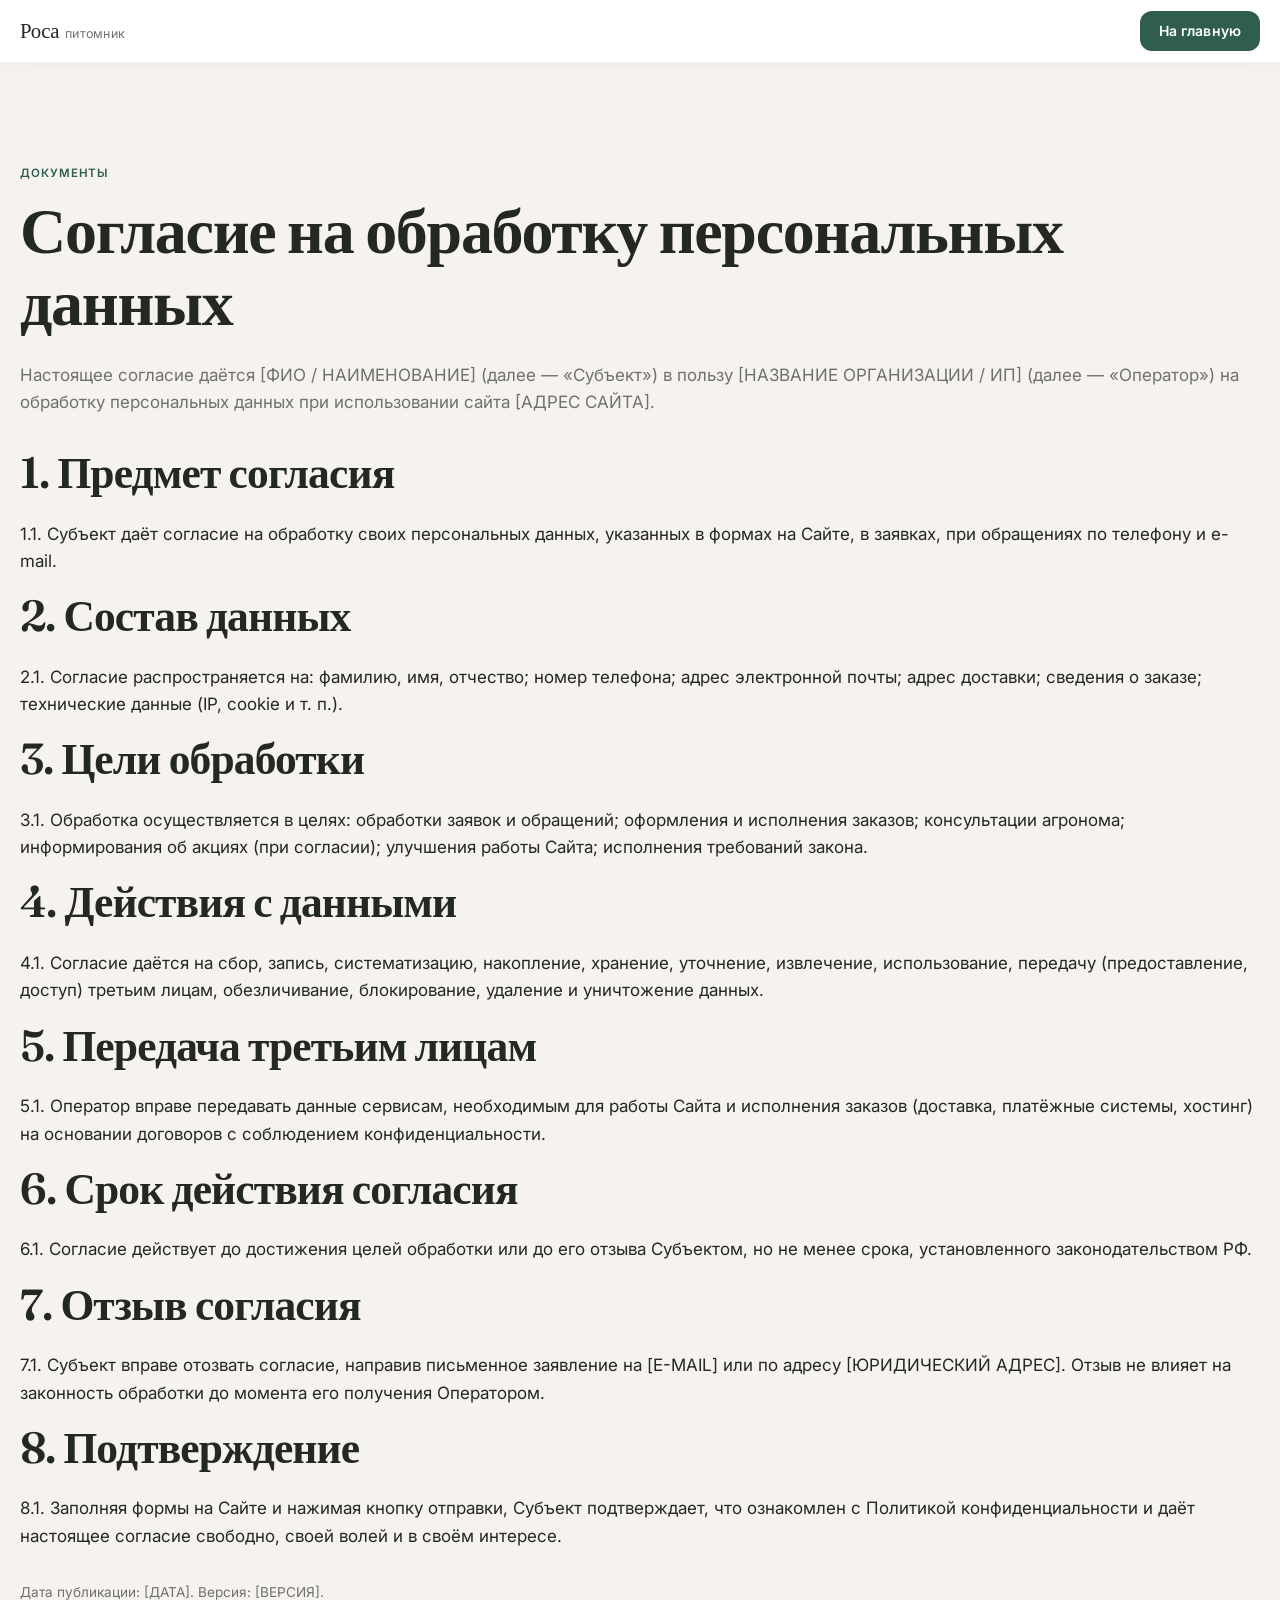
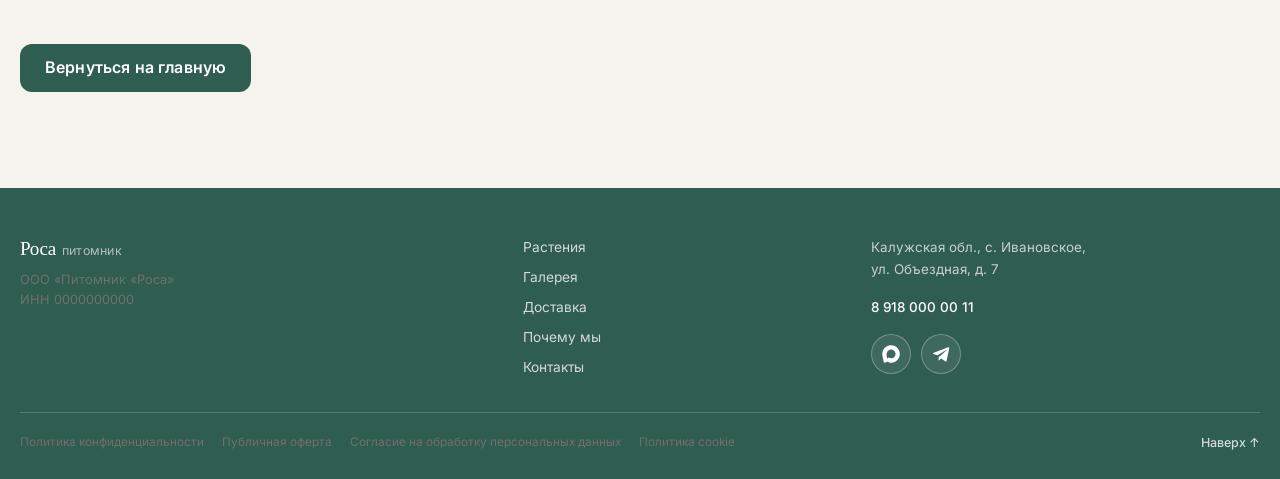
<file: consent.html>
<!doctype html>
<html lang="ru">
  <head>
    <meta charset="UTF-8" />
    <meta name="viewport" content="width=device-width, initial-scale=1.0" />
    <link rel="icon" type="image/svg+xml" href="favicon.svg" />
    <title>Согласие на обработку персональных данных — Питомник «Роса»</title>
    <meta name="theme-color" content="#2F5D50" />
    <link rel="canonical" href="https://staysy-cpu.github.io/Rosa-v2/consent.html" />
    <link rel="preconnect" href="https://fonts.googleapis.com" />
    <link rel="preconnect" href="https://fonts.gstatic.com" crossorigin />
    <link
      href="https://fonts.googleapis.com/css2?family=Fraunces:opsz,wght@9..144,400;9..144,500;9..144,600&family=Inter:wght@400;500;600&display=swap"
      rel="stylesheet"
    />
    <link rel="stylesheet" href="css/styles.css" />
    <script src="js/script.js" defer></script>

  </head>
  <body>
    <header class="site-header site-header--static">
      <div class="container header-inner">
        <a class="logo" href="index.html" aria-label="Питомник Роса — на главную">
          <span class="logo-main">Роса</span>
          <span class="logo-sub">питомник</span>
        </a>
        <a class="btn btn--small" href="index.html">
          На главную
        </a>
      </div>
    </header>
    <main class="section">
      <div class="container legal">
        <span class="overline">Документы</span>
        <h1>Согласие на обработку персональных данных</h1>
        <p class="text-muted" style="margin-top: 12px; margin-bottom: 32px">
          Настоящее согласие даётся [ФИО / НАИМЕНОВАНИЕ] (далее — «Субъект») в пользу
          [НАЗВАНИЕ ОРГАНИЗАЦИИ / ИП] (далее — «Оператор») на обработку персональных
          данных при использовании сайта [АДРЕС САЙТА].
        </p>
        <h2>1. Предмет согласия</h2>
        <p>1.1. Субъект даёт согласие на обработку своих персональных данных, указанных в формах на Сайте, в заявках, при обращениях по телефону и e-mail.</p>

        <h2>2. Состав данных</h2>
        <p>2.1. Согласие распространяется на: фамилию, имя, отчество; номер телефона; адрес электронной почты; адрес доставки; сведения о заказе; технические данные (IP, cookie и т. п.).</p>

        <h2>3. Цели обработки</h2>
        <p>3.1. Обработка осуществляется в целях: обработки заявок и обращений; оформления и исполнения заказов; консультации агронома; информирования об акциях (при согласии); улучшения работы Сайта; исполнения требований закона.</p>

        <h2>4. Действия с данными</h2>
        <p>4.1. Согласие даётся на сбор, запись, систематизацию, накопление, хранение, уточнение, извлечение, использование, передачу (предоставление, доступ) третьим лицам, обезличивание, блокирование, удаление и уничтожение данных.</p>

        <h2>5. Передача третьим лицам</h2>
        <p>5.1. Оператор вправе передавать данные сервисам, необходимым для работы Сайта и исполнения заказов (доставка, платёжные системы, хостинг) на основании договоров с соблюдением конфиденциальности.</p>

        <h2>6. Срок действия согласия</h2>
        <p>6.1. Согласие действует до достижения целей обработки или до его отзыва Субъектом, но не менее срока, установленного законодательством РФ.</p>

        <h2>7. Отзыв согласия</h2>
        <p>7.1. Субъект вправе отозвать согласие, направив письменное заявление на [E-MAIL] или по адресу [ЮРИДИЧЕСКИЙ АДРЕС]. Отзыв не влияет на законность обработки до момента его получения Оператором.</p>

        <h2>8. Подтверждение</h2>
        <p>8.1. Заполняя формы на Сайте и нажимая кнопку отправки, Субъект подтверждает, что ознакомлен с Политикой конфиденциальности и даёт настоящее согласие свободно, своей волей и в своём интересе.</p>

        <p class="text-muted" style="margin-top: 32px; font-size: 0.85rem">Дата публикации: [ДАТА]. Версия: [ВЕРСИЯ].</p>

        <div style="margin-top: 40px">
          <a class="btn" href="index.html">Вернуться на главную</a>
        </div>

      </div>
    </main>

    <footer class="site-footer">
      <div class="container">
        <div class="footer-main">
          <div class="footer-brand">
            <a class="logo" href="index.html">
              <span class="logo-main">Роса</span>
              <span class="logo-sub">питомник</span>
            </a>
            <p>ООО «Питомник «Роса»<br />ИНН 0000000000</p>
          </div>
          <nav class="footer-nav" aria-label="Навигация в подвале">
            <a href="index.html#products">Растения</a>
            <a href="index.html#gallery">Галерея</a>
            <a href="index.html#delivery">Доставка</a>
            <a href="index.html#why">Почему мы</a>
            <a href="index.html#contacts">Контакты</a>
          </nav>
          <div class="footer-contacts">
            <p>Калужская обл., с. Ивановское,<br />ул. Объездная, д. 7</p>
            <p><a href="tel:+79180000011">8 918 000 00 11</a></p>
            <div class="messengers">
              <a class="messenger-link js-demo-link" href="#" aria-label="MAX">
                <svg viewBox="0 0 720 720" aria-hidden="true">
                  <path d="M350.4,9.6C141.8,20.5,4.1,184.1,12.8,390.4c3.8,90.3,40.1,168,48.7,253.7,2.2,22.2-4.2,49.6,21.4,59.3,31.5,11.9,79.8-8.1,106.2-26.4,9-6.1,17.6-13.2,24.2-22,27.3,18.1,53.2,35.6,85.7,43.4,143.1,34.3,299.9-44.2,369.6-170.3C799.6,291.2,622.5-4.6,350.4,9.6h0ZM269.4,504c-11.3,8.8-22.2,20.8-34.7,27.7-18.1,9.7-23.7-.4-30.5-16.4-21.4-50.9-24-137.6-11.5-190.9,16.8-72.5,72.9-136.3,150-143.1,78-6.9,150.4,32.7,183.1,104.2,72.4,159.1-112.9,316.2-256.4,218.6h0Z" />
                </svg>
              </a>
              <a class="messenger-link js-demo-link" href="#" aria-label="Telegram">
                <svg viewBox="0 0 24 24" aria-hidden="true"><path d="M9.04 15.47l-.38 5.35c.54 0 .78-.23 1.06-.5l2.54-2.43 5.27 3.86c.97.53 1.66.25 1.92-.9L22.9 4.6c.3-1.4-.5-1.95-1.44-1.6L2.4 10.4c-1.37.53-1.35 1.3-.23 1.64l5.1 1.6L19.1 6.6c.56-.37 1.07-.17.65.2l-9.7 8.67z"/></svg>
              </a>
            </div>
          </div>
        </div>

        <div class="footer-bottom">
          <div class="footer-legal">
            <a href="privacy.html">Политика конфиденциальности</a>
            <a href="offer.html">Публичная оферта</a>
            <a href="consent.html">Согласие на обработку персональных данных</a>
            <a href="cookies.html">Политика cookie</a>
          </div>
          <a class="to-top" href="index.html#hero">Наверх ↑</a>
        </div>
      </div>
    </footer>

    <!-- ===== POPUP: Демонстрационный сайт ===== -->
    <div
      class="popup-overlay"
      id="demoPopupOverlay"
      role="presentation"
      aria-hidden="true"
    >
      <div
        class="popup"
        role="dialog"
        aria-modal="true"
        aria-labelledby="demoPopupTitle"
      >
        <button
          class="popup-close"
          id="demoPopupClose"
          type="button"
          aria-label="Закрыть уведомление"
        >
          ×
        </button>
        <h3 id="demoPopupTitle">Демонстрационный сайт</h3>
        <p>
          Данный сайт является демонстрационным кейсом портфолио веб-дизайнера
          <a
            href="https://avt-web-design.tilda.ws/"
            target="_blank"
            rel="noopener"
            class="accent-link"
            >avt-web-design</a
          >.
        </p>
        <button class="btn" id="demoPopupOk" type="button">Хорошо</button>
      </div>
    </div>

  </body>
</html>
</file>
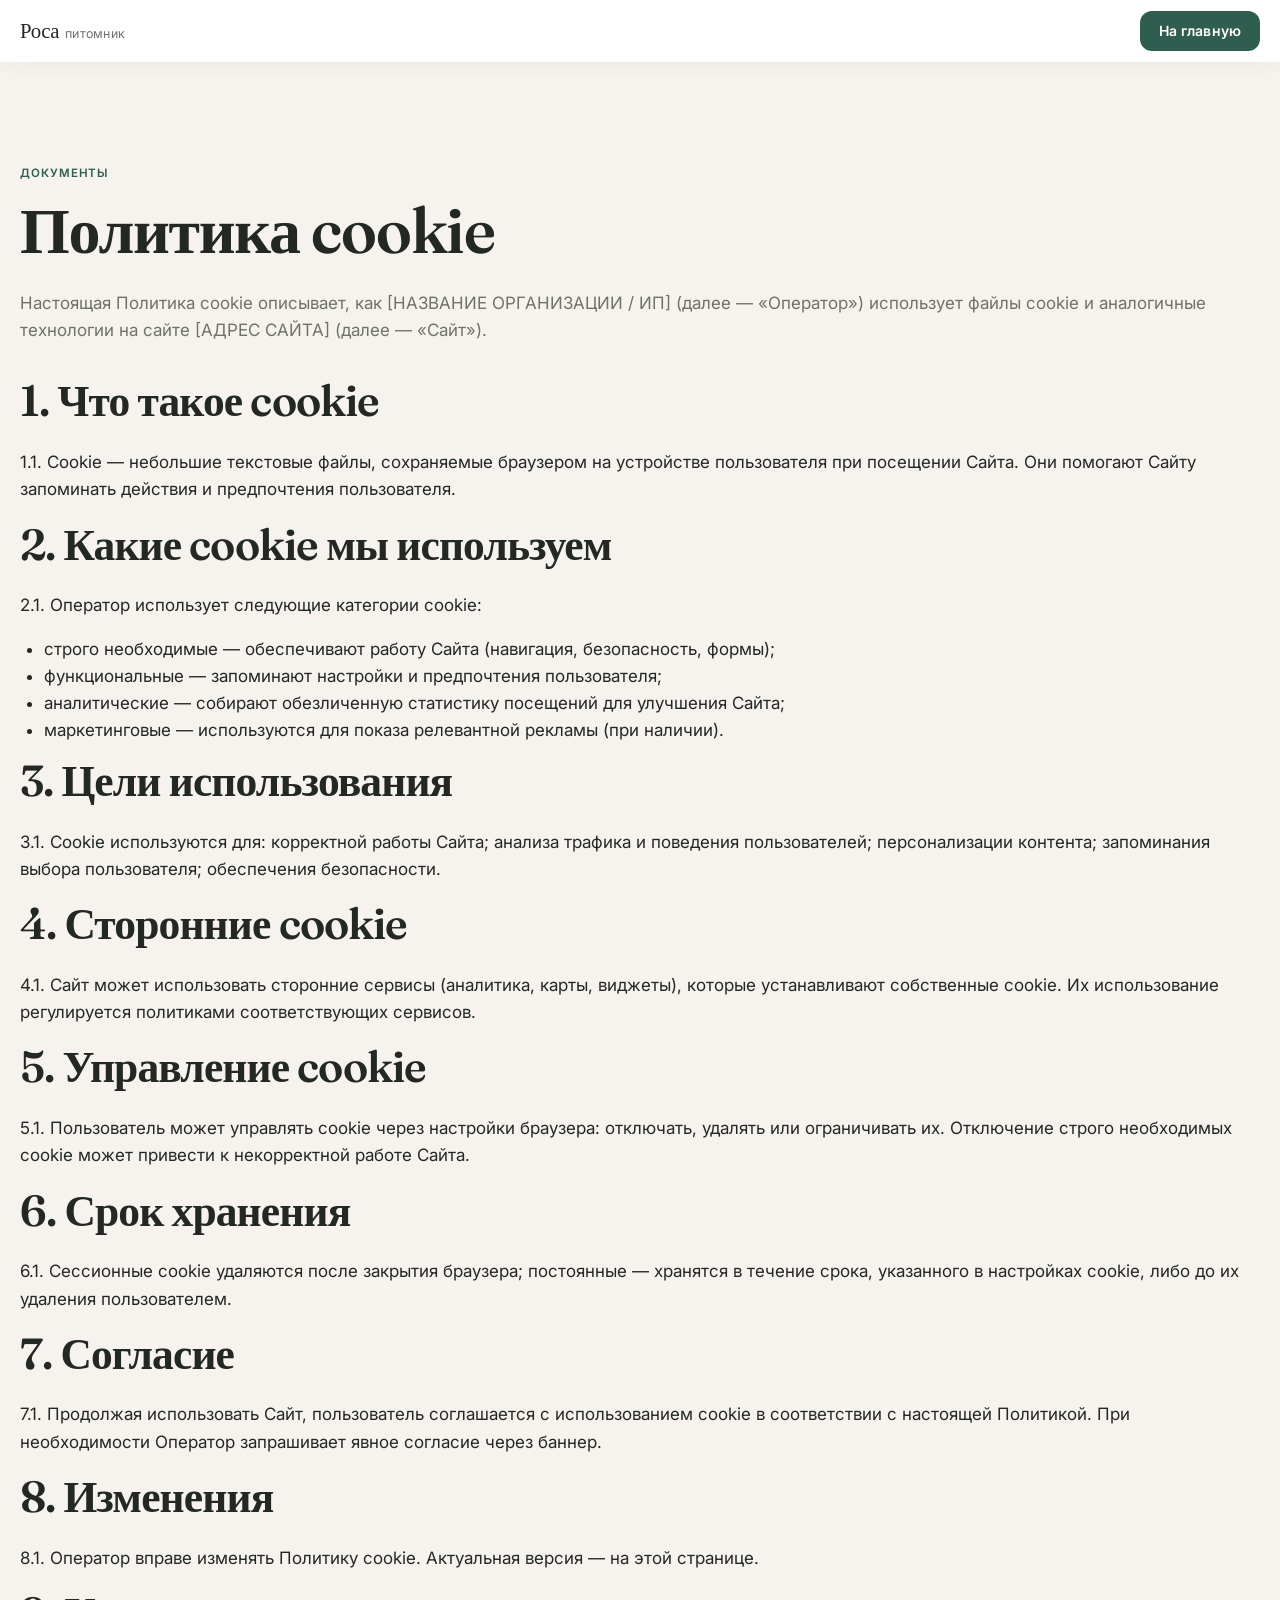
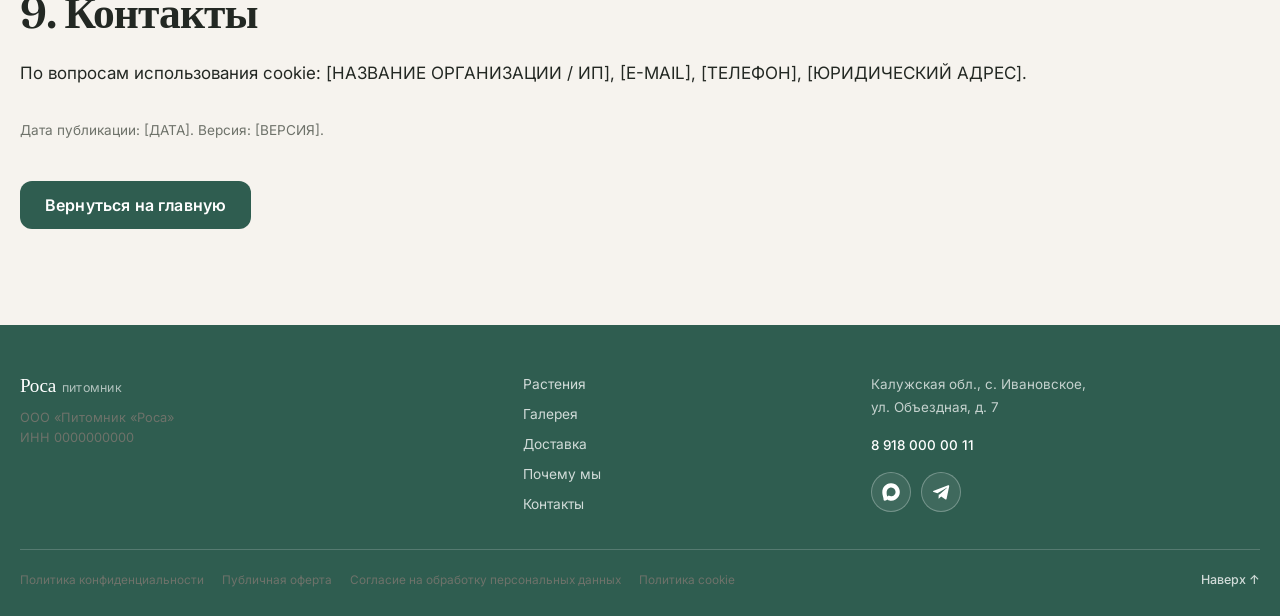
<file: cookies.html>
<!doctype html>
<html lang="ru">
  <head>
    <meta charset="UTF-8" />
    <meta name="viewport" content="width=device-width, initial-scale=1.0" />
    <link rel="icon" type="image/svg+xml" href="favicon.svg" />
    <title>Политика cookie — Питомник «Роса»</title>
    <meta name="theme-color" content="#2F5D50" />
    <link rel="canonical" href="https://staysy-cpu.github.io/Rosa-v2/cookies.html" />
    <link rel="preconnect" href="https://fonts.googleapis.com" />
    <link rel="preconnect" href="https://fonts.gstatic.com" crossorigin />
    <link
      href="https://fonts.googleapis.com/css2?family=Fraunces:opsz,wght@9..144,400;9..144,500;9..144,600&family=Inter:wght@400;500;600&display=swap"
      rel="stylesheet"
    />
    <link rel="stylesheet" href="css/styles.css" />
    <script src="js/script.js" defer></script>

  </head>
  <body>
    <header class="site-header site-header--static">
      <div class="container header-inner">
        <a class="logo" href="index.html" aria-label="Питомник Роса — на главную">
          <span class="logo-main">Роса</span>
          <span class="logo-sub">питомник</span>
        </a>
        <a class="btn btn--small" href="index.html">
          На главную
        </a>
      </div>
    </header>
    <main class="section">
      <div class="container legal">
        <span class="overline">Документы</span>
        <h1>Политика cookie</h1>
        <p class="text-muted" style="margin-top: 12px; margin-bottom: 32px">
          Настоящая Политика cookie описывает, как [НАЗВАНИЕ ОРГАНИЗАЦИИ / ИП]
          (далее — «Оператор») использует файлы cookie и аналогичные технологии на
          сайте [АДРЕС САЙТА] (далее — «Сайт»).
        </p>
        <h2>1. Что такое cookie</h2>
        <p>1.1. Cookie — небольшие текстовые файлы, сохраняемые браузером на устройстве пользователя при посещении Сайта. Они помогают Сайту запоминать действия и предпочтения пользователя.</p>

        <h2>2. Какие cookie мы используем</h2>
        <p>2.1. Оператор использует следующие категории cookie:</p>
        <ul style="margin: 12px 0 12px 24px">
          <li>строго необходимые — обеспечивают работу Сайта (навигация, безопасность, формы);</li>
          <li>функциональные — запоминают настройки и предпочтения пользователя;</li>
          <li>аналитические — собирают обезличенную статистику посещений для улучшения Сайта;</li>
          <li>маркетинговые — используются для показа релевантной рекламы (при наличии).</li>
        </ul>

        <h2>3. Цели использования</h2>
        <p>3.1. Cookie используются для: корректной работы Сайта; анализа трафика и поведения пользователей; персонализации контента; запоминания выбора пользователя; обеспечения безопасности.</p>

        <h2>4. Сторонние cookie</h2>
        <p>4.1. Сайт может использовать сторонние сервисы (аналитика, карты, виджеты), которые устанавливают собственные cookie. Их использование регулируется политиками соответствующих сервисов.</p>

        <h2>5. Управление cookie</h2>
        <p>5.1. Пользователь может управлять cookie через настройки браузера: отключать, удалять или ограничивать их. Отключение строго необходимых cookie может привести к некорректной работе Сайта.</p>

        <h2>6. Срок хранения</h2>
        <p>6.1. Сессионные cookie удаляются после закрытия браузера; постоянные — хранятся в течение срока, указанного в настройках cookie, либо до их удаления пользователем.</p>

        <h2>7. Согласие</h2>
        <p>7.1. Продолжая использовать Сайт, пользователь соглашается с использованием cookie в соответствии с настоящей Политикой. При необходимости Оператор запрашивает явное согласие через баннер.</p>

        <h2>8. Изменения</h2>
        <p>8.1. Оператор вправе изменять Политику cookie. Актуальная версия — на этой странице.</p>

        <h2>9. Контакты</h2>
        <p>По вопросам использования cookie: [НАЗВАНИЕ ОРГАНИЗАЦИИ / ИП], [E-MAIL], [ТЕЛЕФОН], [ЮРИДИЧЕСКИЙ АДРЕС].</p>
        <p class="text-muted" style="margin-top: 32px; font-size: 0.85rem">Дата публикации: [ДАТА]. Версия: [ВЕРСИЯ].</p>

        <div style="margin-top: 40px">
          <a class="btn" href="index.html">Вернуться на главную</a>
        </div>

      </div>
    </main>

    <footer class="site-footer">
      <div class="container">
        <div class="footer-main">
          <div class="footer-brand">
            <a class="logo" href="index.html">
              <span class="logo-main">Роса</span>
              <span class="logo-sub">питомник</span>
            </a>
            <p>ООО «Питомник «Роса»<br />ИНН 0000000000</p>
          </div>
          <nav class="footer-nav" aria-label="Навигация в подвале">
            <a href="index.html#products">Растения</a>
            <a href="index.html#gallery">Галерея</a>
            <a href="index.html#delivery">Доставка</a>
            <a href="index.html#why">Почему мы</a>
            <a href="index.html#contacts">Контакты</a>
          </nav>
          <div class="footer-contacts">
            <p>Калужская обл., с. Ивановское,<br />ул. Объездная, д. 7</p>
            <p><a href="tel:+79180000011">8 918 000 00 11</a></p>
            <div class="messengers">
              <a class="messenger-link js-demo-link" href="#" aria-label="MAX">
                <svg viewBox="0 0 720 720" aria-hidden="true">
                  <path d="M350.4,9.6C141.8,20.5,4.1,184.1,12.8,390.4c3.8,90.3,40.1,168,48.7,253.7,2.2,22.2-4.2,49.6,21.4,59.3,31.5,11.9,79.8-8.1,106.2-26.4,9-6.1,17.6-13.2,24.2-22,27.3,18.1,53.2,35.6,85.7,43.4,143.1,34.3,299.9-44.2,369.6-170.3C799.6,291.2,622.5-4.6,350.4,9.6h0ZM269.4,504c-11.3,8.8-22.2,20.8-34.7,27.7-18.1,9.7-23.7-.4-30.5-16.4-21.4-50.9-24-137.6-11.5-190.9,16.8-72.5,72.9-136.3,150-143.1,78-6.9,150.4,32.7,183.1,104.2,72.4,159.1-112.9,316.2-256.4,218.6h0Z" />
                </svg>
              </a>
              <a class="messenger-link js-demo-link" href="#" aria-label="Telegram">
                <svg viewBox="0 0 24 24" aria-hidden="true"><path d="M9.04 15.47l-.38 5.35c.54 0 .78-.23 1.06-.5l2.54-2.43 5.27 3.86c.97.53 1.66.25 1.92-.9L22.9 4.6c.3-1.4-.5-1.95-1.44-1.6L2.4 10.4c-1.37.53-1.35 1.3-.23 1.64l5.1 1.6L19.1 6.6c.56-.37 1.07-.17.65.2l-9.7 8.67z"/></svg>
              </a>
            </div>
          </div>
        </div>

        <div class="footer-bottom">
          <div class="footer-legal">
            <a href="privacy.html">Политика конфиденциальности</a>
            <a href="offer.html">Публичная оферта</a>
            <a href="consent.html">Согласие на обработку персональных данных</a>
            <a href="cookies.html">Политика cookie</a>
          </div>
          <a class="to-top" href="index.html#hero">Наверх ↑</a>
        </div>
      </div>
    </footer>

    <!-- ===== POPUP: Демонстрационный сайт ===== -->
    <div
      class="popup-overlay"
      id="demoPopupOverlay"
      role="presentation"
      aria-hidden="true"
    >
      <div
        class="popup"
        role="dialog"
        aria-modal="true"
        aria-labelledby="demoPopupTitle"
      >
        <button
          class="popup-close"
          id="demoPopupClose"
          type="button"
          aria-label="Закрыть уведомление"
        >
          ×
        </button>
        <h3 id="demoPopupTitle">Демонстрационный сайт</h3>
        <p>
          Данный сайт является демонстрационным кейсом портфолио веб-дизайнера
          <a
            href="https://avt-web-design.tilda.ws/"
            target="_blank"
            rel="noopener"
            class="accent-link"
            >avt-web-design</a
          >.
        </p>
        <button class="btn" id="demoPopupOk" type="button">Хорошо</button>
      </div>
    </div>

  </body>
</html>
</file>
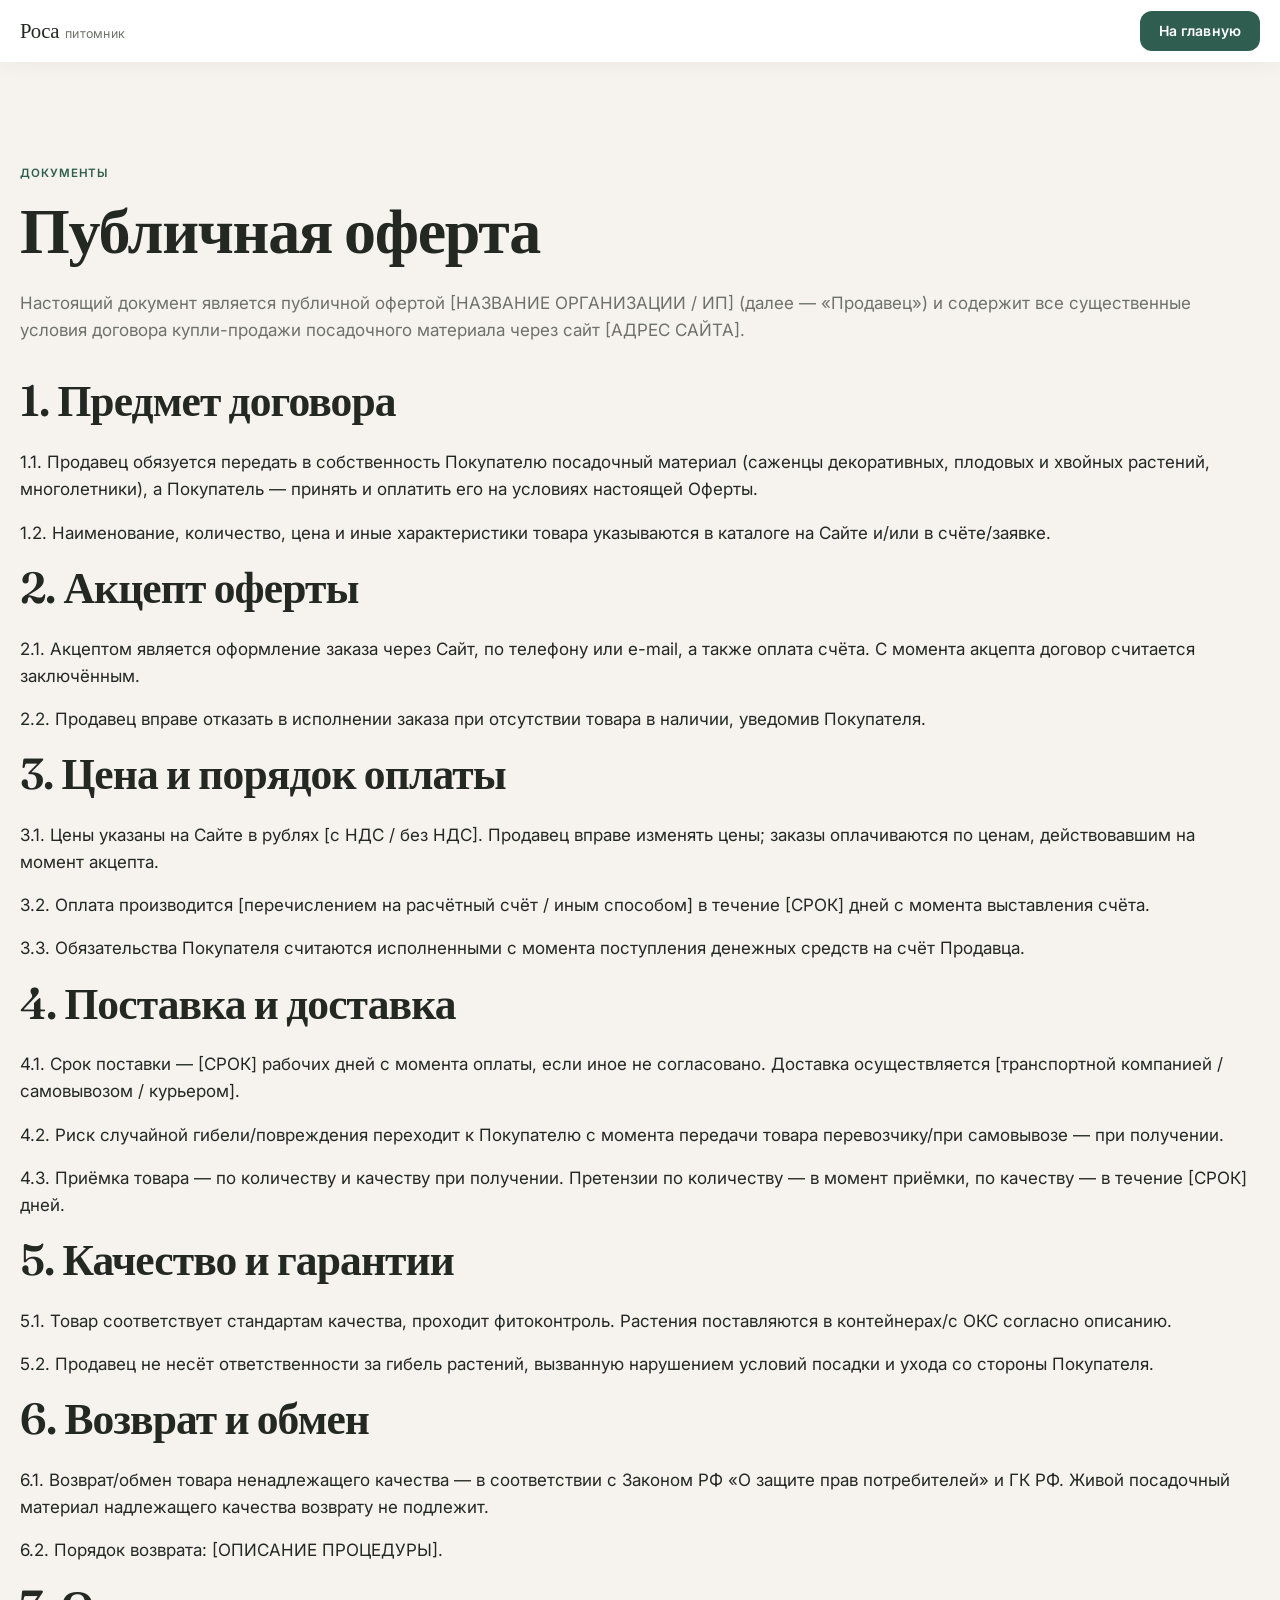
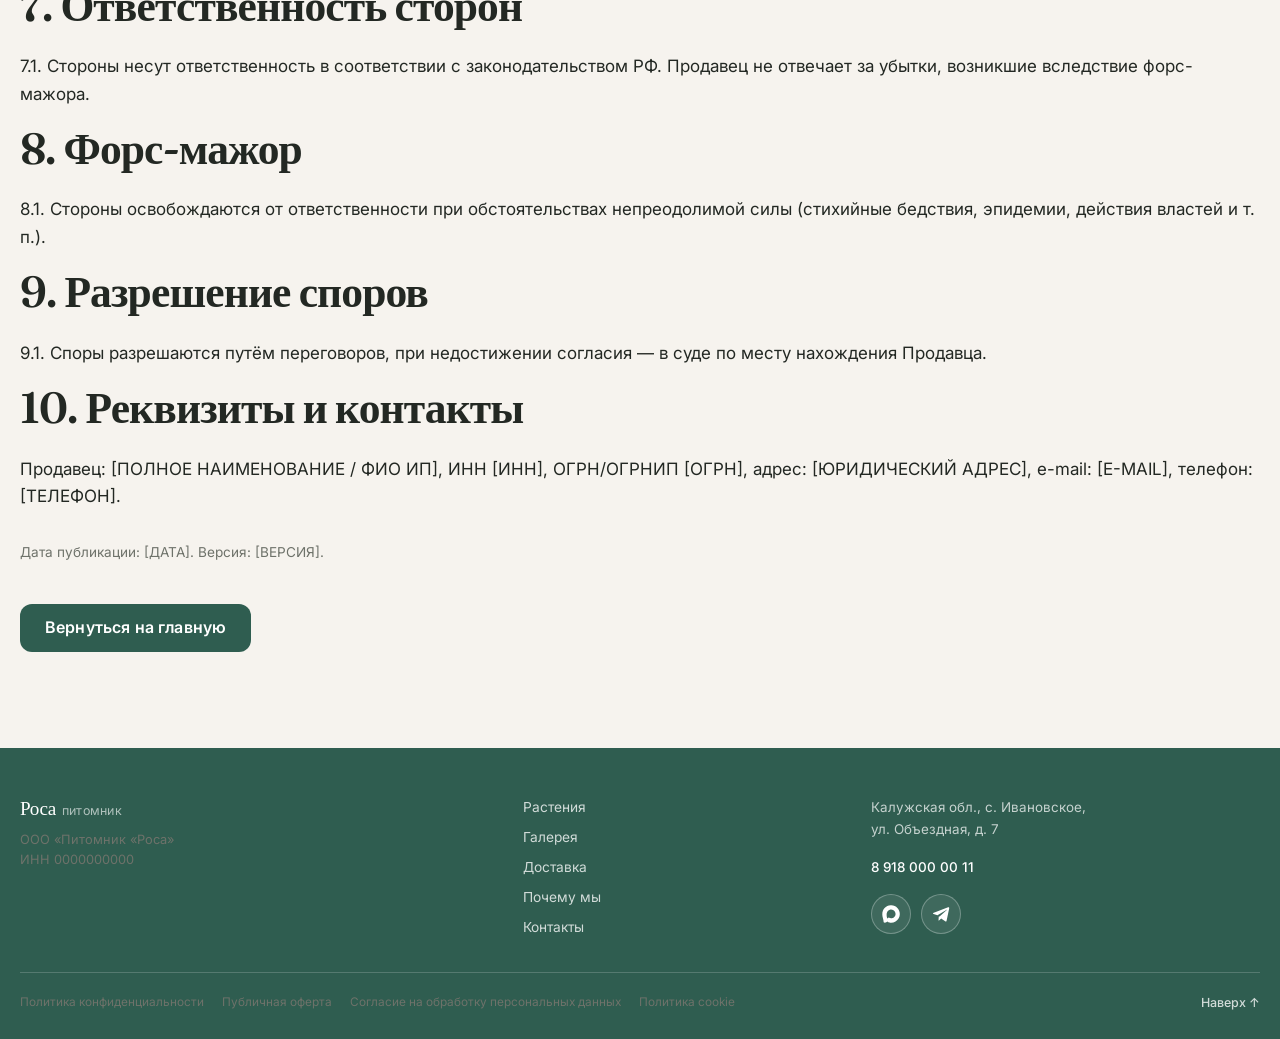
<file: offer.html>
<!doctype html>
<html lang="ru">
  <head>
    <meta charset="UTF-8" />
    <meta name="viewport" content="width=device-width, initial-scale=1.0" />
    <link rel="icon" type="image/svg+xml" href="favicon.svg" />
    <title>Публичная оферта — Питомник «Роса»</title>
    <meta name="theme-color" content="#2F5D50" />
    <link rel="canonical" href="https://staysy-cpu.github.io/Rosa-v2/offer.html" />
    <link rel="preconnect" href="https://fonts.googleapis.com" />
    <link rel="preconnect" href="https://fonts.gstatic.com" crossorigin />
    <link
      href="https://fonts.googleapis.com/css2?family=Fraunces:opsz,wght@9..144,400;9..144,500;9..144,600&family=Inter:wght@400;500;600&display=swap"
      rel="stylesheet"
    />
    <link rel="stylesheet" href="css/styles.css" />
    <script src="js/script.js" defer></script>

  </head>
  <body>
    <header class="site-header site-header--static">
      <div class="container header-inner">
        <a class="logo" href="index.html" aria-label="Питомник Роса — на главную">
          <span class="logo-main">Роса</span>
          <span class="logo-sub">питомник</span>
        </a>
        <a class="btn btn--small" href="index.html">
          На главную
        </a>
      </div>
    </header>
    <main class="section">
      <div class="container legal">
        <span class="overline">Документы</span>
        <h1>Публичная оферта</h1>
        <p class="text-muted" style="margin-top: 12px; margin-bottom: 32px">
          Настоящий документ является публичной офертой [НАЗВАНИЕ ОРГАНИЗАЦИИ / ИП]
          (далее — «Продавец») и содержит все существенные условия договора купли-продажи
          посадочного материала через сайт [АДРЕС САЙТА].
        </p>
        <h2>1. Предмет договора</h2>
        <p>1.1. Продавец обязуется передать в собственность Покупателю посадочный материал (саженцы декоративных, плодовых и хвойных растений, многолетники), а Покупатель — принять и оплатить его на условиях настоящей Оферты.</p>
        <p>1.2. Наименование, количество, цена и иные характеристики товара указываются в каталоге на Сайте и/или в счёте/заявке.</p>

        <h2>2. Акцепт оферты</h2>
        <p>2.1. Акцептом является оформление заказа через Сайт, по телефону или e-mail, а также оплата счёта. С момента акцепта договор считается заключённым.</p>
        <p>2.2. Продавец вправе отказать в исполнении заказа при отсутствии товара в наличии, уведомив Покупателя.</p>

        <h2>3. Цена и порядок оплаты</h2>
        <p>3.1. Цены указаны на Сайте в рублях [с НДС / без НДС]. Продавец вправе изменять цены; заказы оплачиваются по ценам, действовавшим на момент акцепта.</p>
        <p>3.2. Оплата производится [перечислением на расчётный счёт / иным способом] в течение [СРОК] дней с момента выставления счёта.</p>
        <p>3.3. Обязательства Покупателя считаются исполненными с момента поступления денежных средств на счёт Продавца.</p>

        <h2>4. Поставка и доставка</h2>
        <p>4.1. Срок поставки — [СРОК] рабочих дней с момента оплаты, если иное не согласовано. Доставка осуществляется [транспортной компанией / самовывозом / курьером].</p>
        <p>4.2. Риск случайной гибели/повреждения переходит к Покупателю с момента передачи товара перевозчику/при самовывозе — при получении.</p>
        <p>4.3. Приёмка товара — по количеству и качеству при получении. Претензии по количеству — в момент приёмки, по качеству — в течение [СРОК] дней.</p>

        <h2>5. Качество и гарантии</h2>
        <p>5.1. Товар соответствует стандартам качества, проходит фитоконтроль. Растения поставляются в контейнерах/с ОКС согласно описанию.</p>
        <p>5.2. Продавец не несёт ответственности за гибель растений, вызванную нарушением условий посадки и ухода со стороны Покупателя.</p>

        <h2>6. Возврат и обмен</h2>
        <p>6.1. Возврат/обмен товара ненадлежащего качества — в соответствии с Законом РФ «О защите прав потребителей» и ГК РФ. Живой посадочный материал надлежащего качества возврату не подлежит.</p>
        <p>6.2. Порядок возврата: [ОПИСАНИЕ ПРОЦЕДУРЫ].</p>

        <h2>7. Ответственность сторон</h2>
        <p>7.1. Стороны несут ответственность в соответствии с законодательством РФ. Продавец не отвечает за убытки, возникшие вследствие форс-мажора.</p>

        <h2>8. Форс-мажор</h2>
        <p>8.1. Стороны освобождаются от ответственности при обстоятельствах непреодолимой силы (стихийные бедствия, эпидемии, действия властей и т. п.).</p>

        <h2>9. Разрешение споров</h2>
        <p>9.1. Споры разрешаются путём переговоров, при недостижении согласия — в суде по месту нахождения Продавца.</p>

        <h2>10. Реквизиты и контакты</h2>
        <p>Продавец: [ПОЛНОЕ НАИМЕНОВАНИЕ / ФИО ИП], ИНН [ИНН], ОГРН/ОГРНИП [ОГРН], адрес: [ЮРИДИЧЕСКИЙ АДРЕС], e-mail: [E-MAIL], телефон: [ТЕЛЕФОН].</p>
        <p class="text-muted" style="margin-top: 32px; font-size: 0.85rem">Дата публикации: [ДАТА]. Версия: [ВЕРСИЯ].</p>

        <div style="margin-top: 40px">
          <a class="btn" href="index.html">Вернуться на главную</a>
        </div>

      </div>
    </main>

    <footer class="site-footer">
      <div class="container">
        <div class="footer-main">
          <div class="footer-brand">
            <a class="logo" href="index.html">
              <span class="logo-main">Роса</span>
              <span class="logo-sub">питомник</span>
            </a>
            <p>ООО «Питомник «Роса»<br />ИНН 0000000000</p>
          </div>
          <nav class="footer-nav" aria-label="Навигация в подвале">
            <a href="index.html#products">Растения</a>
            <a href="index.html#gallery">Галерея</a>
            <a href="index.html#delivery">Доставка</a>
            <a href="index.html#why">Почему мы</a>
            <a href="index.html#contacts">Контакты</a>
          </nav>
          <div class="footer-contacts">
            <p>Калужская обл., с. Ивановское,<br />ул. Объездная, д. 7</p>
            <p><a href="tel:+79180000011">8 918 000 00 11</a></p>
            <div class="messengers">
              <a class="messenger-link js-demo-link" href="#" aria-label="MAX">
                <svg viewBox="0 0 720 720" aria-hidden="true">
                  <path d="M350.4,9.6C141.8,20.5,4.1,184.1,12.8,390.4c3.8,90.3,40.1,168,48.7,253.7,2.2,22.2-4.2,49.6,21.4,59.3,31.5,11.9,79.8-8.1,106.2-26.4,9-6.1,17.6-13.2,24.2-22,27.3,18.1,53.2,35.6,85.7,43.4,143.1,34.3,299.9-44.2,369.6-170.3C799.6,291.2,622.5-4.6,350.4,9.6h0ZM269.4,504c-11.3,8.8-22.2,20.8-34.7,27.7-18.1,9.7-23.7-.4-30.5-16.4-21.4-50.9-24-137.6-11.5-190.9,16.8-72.5,72.9-136.3,150-143.1,78-6.9,150.4,32.7,183.1,104.2,72.4,159.1-112.9,316.2-256.4,218.6h0Z" />
                </svg>
              </a>
              <a class="messenger-link js-demo-link" href="#" aria-label="Telegram">
                <svg viewBox="0 0 24 24" aria-hidden="true"><path d="M9.04 15.47l-.38 5.35c.54 0 .78-.23 1.06-.5l2.54-2.43 5.27 3.86c.97.53 1.66.25 1.92-.9L22.9 4.6c.3-1.4-.5-1.95-1.44-1.6L2.4 10.4c-1.37.53-1.35 1.3-.23 1.64l5.1 1.6L19.1 6.6c.56-.37 1.07-.17.65.2l-9.7 8.67z"/></svg>
              </a>
            </div>
          </div>
        </div>

        <div class="footer-bottom">
          <div class="footer-legal">
            <a href="privacy.html">Политика конфиденциальности</a>
            <a href="offer.html">Публичная оферта</a>
            <a href="consent.html">Согласие на обработку персональных данных</a>
            <a href="cookies.html">Политика cookie</a>
          </div>
          <a class="to-top" href="index.html#hero">Наверх ↑</a>
        </div>
      </div>
    </footer>

    <!-- ===== POPUP: Демонстрационный сайт ===== -->
    <div
      class="popup-overlay"
      id="demoPopupOverlay"
      role="presentation"
      aria-hidden="true"
    >
      <div
        class="popup"
        role="dialog"
        aria-modal="true"
        aria-labelledby="demoPopupTitle"
      >
        <button
          class="popup-close"
          id="demoPopupClose"
          type="button"
          aria-label="Закрыть уведомление"
        >
          ×
        </button>
        <h3 id="demoPopupTitle">Демонстрационный сайт</h3>
        <p>
          Данный сайт является демонстрационным кейсом портфолио веб-дизайнера
          <a
            href="https://avt-web-design.tilda.ws/"
            target="_blank"
            rel="noopener"
            class="accent-link"
            >avt-web-design</a
          >.
        </p>
        <button class="btn" id="demoPopupOk" type="button">Хорошо</button>
      </div>
    </div>

  </body>
</html>
</file>
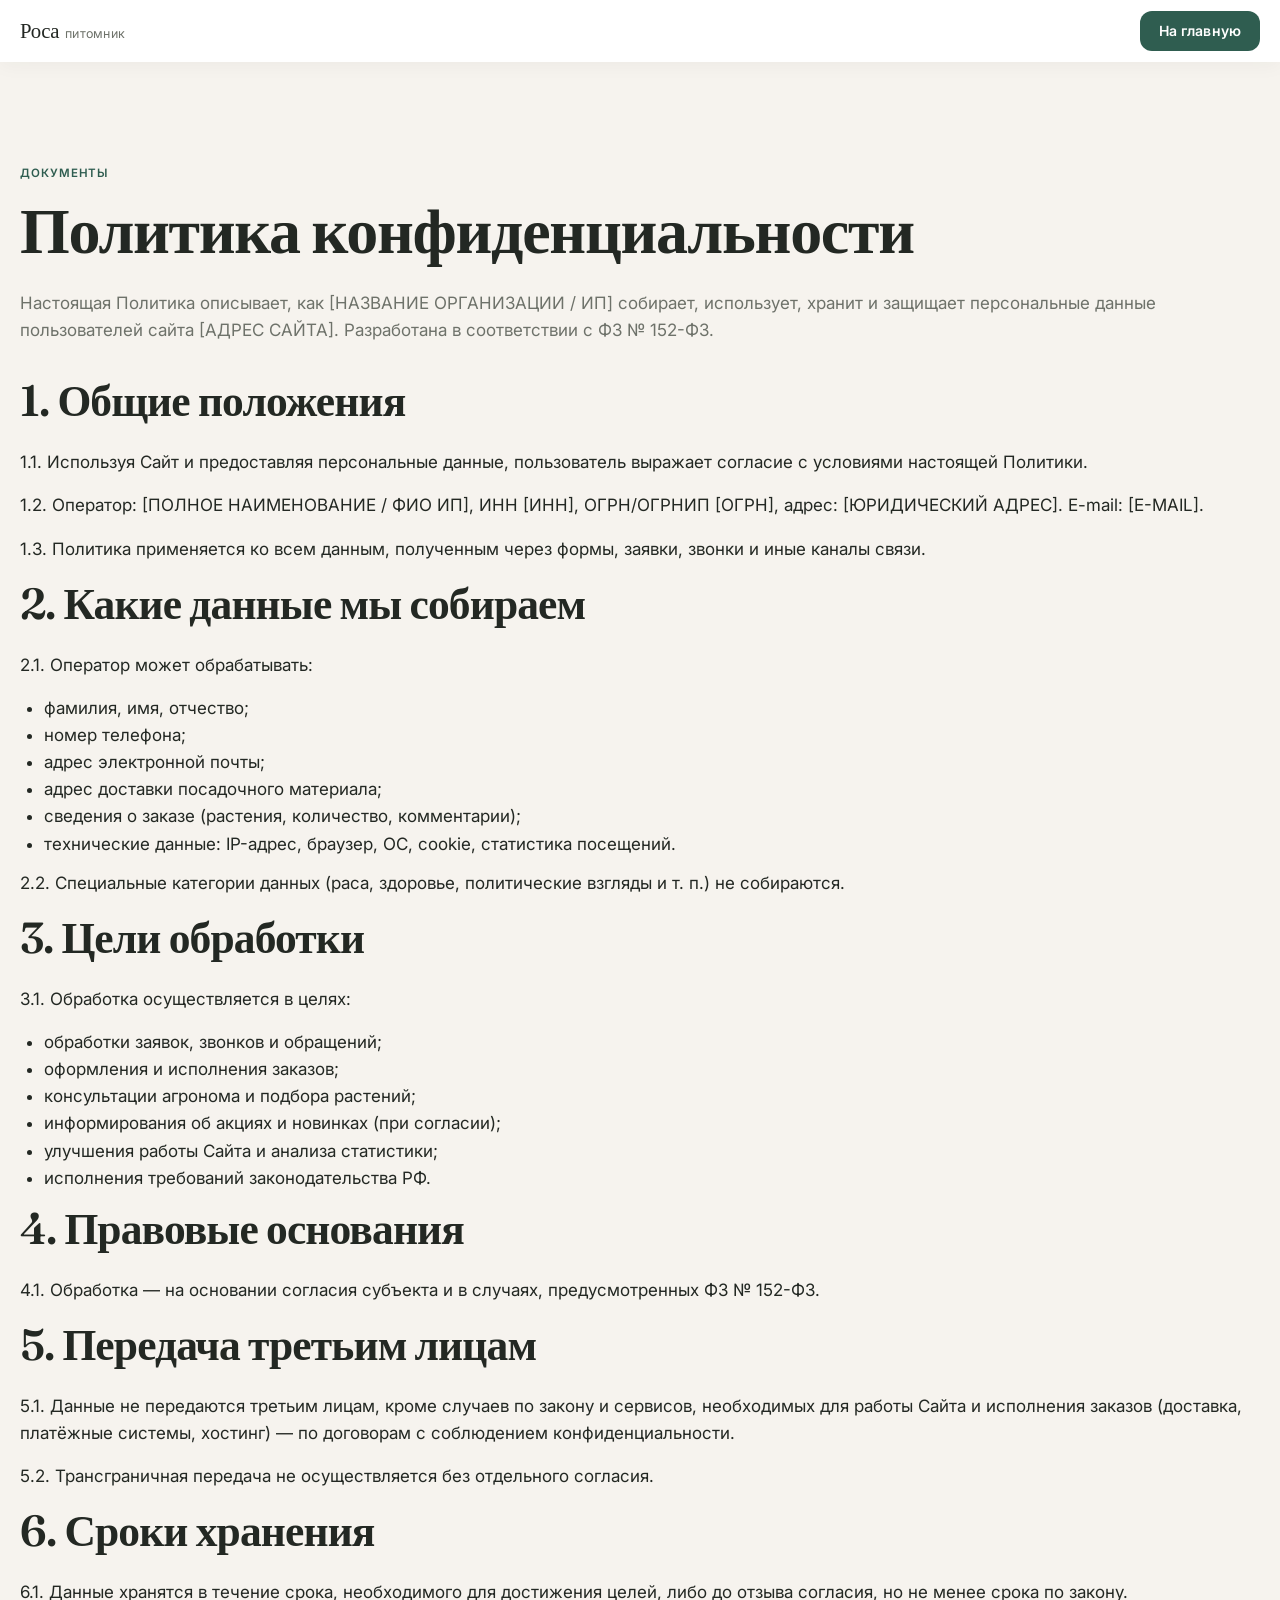
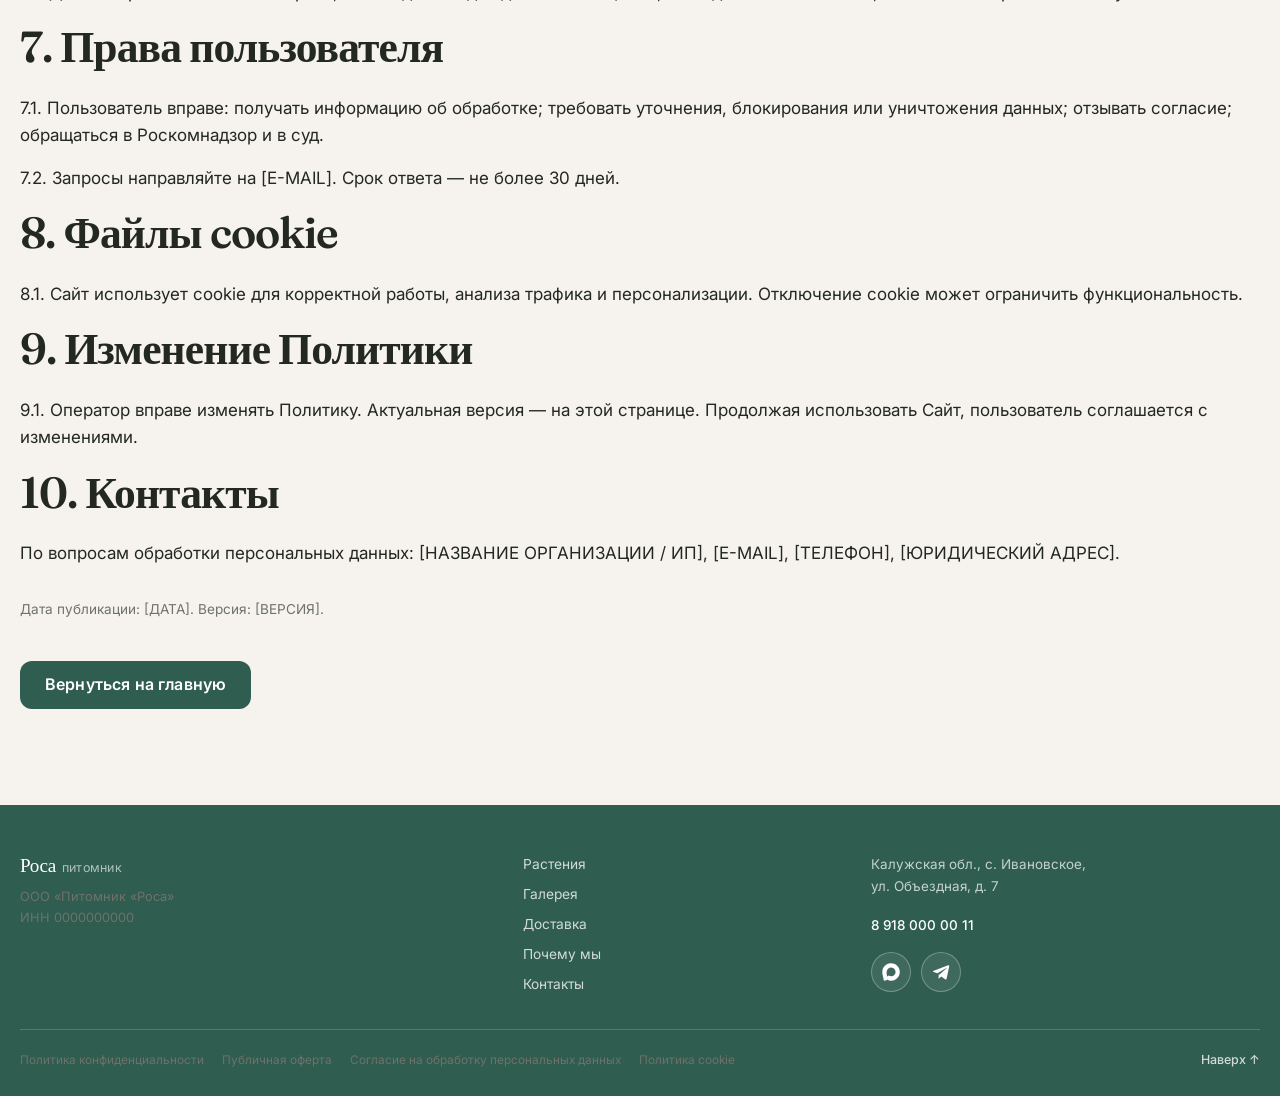
<file: privacy.html>
<!doctype html>
<html lang="ru">
  <head>
    <meta charset="UTF-8" />
    <meta name="viewport" content="width=device-width, initial-scale=1.0" />
    <link rel="icon" type="image/svg+xml" href="favicon.svg" />
    <title>Политика конфиденциальности — Питомник «Роса»</title>
    <meta name="theme-color" content="#2F5D50" />
    <link rel="canonical" href="https://staysy-cpu.github.io/Rosa-v2/privacy.html" />
    <link rel="preconnect" href="https://fonts.googleapis.com" />
    <link rel="preconnect" href="https://fonts.gstatic.com" crossorigin />
    <link
      href="https://fonts.googleapis.com/css2?family=Fraunces:opsz,wght@9..144,400;9..144,500;9..144,600&family=Inter:wght@400;500;600&display=swap"
      rel="stylesheet"
    />
    <link rel="stylesheet" href="css/styles.css" />
    <script src="js/script.js" defer></script>

  </head>
  <body>
    <header class="site-header site-header--static">
      <div class="container header-inner">
        <a class="logo" href="index.html" aria-label="Питомник Роса — на главную">
          <span class="logo-main">Роса</span>
          <span class="logo-sub">питомник</span>
        </a>
        <a class="btn btn--small" href="index.html">
          На главную
        </a>
      </div>
    </header>
    <main class="section">
      <div class="container legal">
        <span class="overline">Документы</span>
        <h1>Политика конфиденциальности</h1>
        <p class="text-muted" style="margin-top: 12px; margin-bottom: 32px">
          Настоящая Политика описывает, как [НАЗВАНИЕ ОРГАНИЗАЦИИ / ИП] собирает,
          использует, хранит и защищает персональные данные пользователей сайта
          [АДРЕС САЙТА]. Разработана в соответствии с ФЗ № 152-ФЗ.
        </p>
        <h2>1. Общие положения</h2>
        <p>1.1. Используя Сайт и предоставляя персональные данные, пользователь выражает согласие с условиями настоящей Политики.</p>
        <p>1.2. Оператор: [ПОЛНОЕ НАИМЕНОВАНИЕ / ФИО ИП], ИНН [ИНН], ОГРН/ОГРНИП [ОГРН], адрес: [ЮРИДИЧЕСКИЙ АДРЕС]. E-mail: [E-MAIL].</p>
        <p>1.3. Политика применяется ко всем данным, полученным через формы, заявки, звонки и иные каналы связи.</p>

        <h2>2. Какие данные мы собираем</h2>
        <p>2.1. Оператор может обрабатывать:</p>
        <ul style="margin: 12px 0 12px 24px">
          <li>фамилия, имя, отчество;</li>
          <li>номер телефона;</li>
          <li>адрес электронной почты;</li>
          <li>адрес доставки посадочного материала;</li>
          <li>сведения о заказе (растения, количество, комментарии);</li>
          <li>технические данные: IP-адрес, браузер, ОС, cookie, статистика посещений.</li>
        </ul>
        <p>2.2. Специальные категории данных (раса, здоровье, политические взгляды и т. п.) не собираются.</p>

        <h2>3. Цели обработки</h2>
        <p>3.1. Обработка осуществляется в целях:</p>
        <ul style="margin: 12px 0 12px 24px">
          <li>обработки заявок, звонков и обращений;</li>
          <li>оформления и исполнения заказов;</li>
          <li>консультации агронома и подбора растений;</li>
          <li>информирования об акциях и новинках (при согласии);</li>
          <li>улучшения работы Сайта и анализа статистики;</li>
          <li>исполнения требований законодательства РФ.</li>
        </ul>

        <h2>4. Правовые основания</h2>
        <p>4.1. Обработка — на основании согласия субъекта и в случаях, предусмотренных ФЗ № 152-ФЗ.</p>

        <h2>5. Передача третьим лицам</h2>
        <p>5.1. Данные не передаются третьим лицам, кроме случаев по закону и сервисов, необходимых для работы Сайта и исполнения заказов (доставка, платёжные системы, хостинг) — по договорам с соблюдением конфиденциальности.</p>
        <p>5.2. Трансграничная передача не осуществляется без отдельного согласия.</p>

        <h2>6. Сроки хранения</h2>
        <p>6.1. Данные хранятся в течение срока, необходимого для достижения целей, либо до отзыва согласия, но не менее срока по закону.</p>

        <h2>7. Права пользователя</h2>
        <p>7.1. Пользователь вправе: получать информацию об обработке; требовать уточнения, блокирования или уничтожения данных; отзывать согласие; обращаться в Роскомнадзор и в суд.</p>
        <p>7.2. Запросы направляйте на [E-MAIL]. Срок ответа — не более 30 дней.</p>

        <h2>8. Файлы cookie</h2>
        <p>8.1. Сайт использует cookie для корректной работы, анализа трафика и персонализации. Отключение cookie может ограничить функциональность.</p>

        <h2>9. Изменение Политики</h2>
        <p>9.1. Оператор вправе изменять Политику. Актуальная версия — на этой странице. Продолжая использовать Сайт, пользователь соглашается с изменениями.</p>

        <h2>10. Контакты</h2>
        <p>По вопросам обработки персональных данных: [НАЗВАНИЕ ОРГАНИЗАЦИИ / ИП], [E-MAIL], [ТЕЛЕФОН], [ЮРИДИЧЕСКИЙ АДРЕС].</p>
        <p class="text-muted" style="margin-top: 32px; font-size: 0.85rem">Дата публикации: [ДАТА]. Версия: [ВЕРСИЯ].</p>

        <div style="margin-top: 40px">
          <a class="btn" href="index.html">Вернуться на главную</a>
        </div>

      </div>
    </main>

    <footer class="site-footer">
      <div class="container">
        <div class="footer-main">
          <div class="footer-brand">
            <a class="logo" href="index.html">
              <span class="logo-main">Роса</span>
              <span class="logo-sub">питомник</span>
            </a>
            <p>ООО «Питомник «Роса»<br />ИНН 0000000000</p>
          </div>
          <nav class="footer-nav" aria-label="Навигация в подвале">
            <a href="index.html#products">Растения</a>
            <a href="index.html#gallery">Галерея</a>
            <a href="index.html#delivery">Доставка</a>
            <a href="index.html#why">Почему мы</a>
            <a href="index.html#contacts">Контакты</a>
          </nav>
          <div class="footer-contacts">
            <p>Калужская обл., с. Ивановское,<br />ул. Объездная, д. 7</p>
            <p><a href="tel:+79180000011">8 918 000 00 11</a></p>
            <div class="messengers">
              <a class="messenger-link js-demo-link" href="#" aria-label="MAX">
                <svg viewBox="0 0 720 720" aria-hidden="true">
                  <path d="M350.4,9.6C141.8,20.5,4.1,184.1,12.8,390.4c3.8,90.3,40.1,168,48.7,253.7,2.2,22.2-4.2,49.6,21.4,59.3,31.5,11.9,79.8-8.1,106.2-26.4,9-6.1,17.6-13.2,24.2-22,27.3,18.1,53.2,35.6,85.7,43.4,143.1,34.3,299.9-44.2,369.6-170.3C799.6,291.2,622.5-4.6,350.4,9.6h0ZM269.4,504c-11.3,8.8-22.2,20.8-34.7,27.7-18.1,9.7-23.7-.4-30.5-16.4-21.4-50.9-24-137.6-11.5-190.9,16.8-72.5,72.9-136.3,150-143.1,78-6.9,150.4,32.7,183.1,104.2,72.4,159.1-112.9,316.2-256.4,218.6h0Z" />
                </svg>
              </a>
              <a class="messenger-link js-demo-link" href="#" aria-label="Telegram">
                <svg viewBox="0 0 24 24" aria-hidden="true"><path d="M9.04 15.47l-.38 5.35c.54 0 .78-.23 1.06-.5l2.54-2.43 5.27 3.86c.97.53 1.66.25 1.92-.9L22.9 4.6c.3-1.4-.5-1.95-1.44-1.6L2.4 10.4c-1.37.53-1.35 1.3-.23 1.64l5.1 1.6L19.1 6.6c.56-.37 1.07-.17.65.2l-9.7 8.67z"/></svg>
              </a>
            </div>
          </div>
        </div>

        <div class="footer-bottom">
          <div class="footer-legal">
            <a href="privacy.html">Политика конфиденциальности</a>
            <a href="offer.html">Публичная оферта</a>
            <a href="consent.html">Согласие на обработку персональных данных</a>
            <a href="cookies.html">Политика cookie</a>
          </div>
          <a class="to-top" href="index.html#hero">Наверх ↑</a>
        </div>
      </div>
    </footer>

    <!-- ===== POPUP: Демонстрационный сайт ===== -->
    <div
      class="popup-overlay"
      id="demoPopupOverlay"
      role="presentation"
      aria-hidden="true"
    >
      <div
        class="popup"
        role="dialog"
        aria-modal="true"
        aria-labelledby="demoPopupTitle"
      >
        <button
          class="popup-close"
          id="demoPopupClose"
          type="button"
          aria-label="Закрыть уведомление"
        >
          ×
        </button>
        <h3 id="demoPopupTitle">Демонстрационный сайт</h3>
        <p>
          Данный сайт является демонстрационным кейсом портфолио веб-дизайнера
          <a
            href="https://avt-web-design.tilda.ws/"
            target="_blank"
            rel="noopener"
            class="accent-link"
            >avt-web-design</a
          >.
        </p>
        <button class="btn" id="demoPopupOk" type="button">Хорошо</button>
      </div>
    </div>

  </body>
</html>
</file>
<file: css/styles.css>
/* ===== RESET & BASE ===== */
      *,
      *::before,
      *::after {
        box-sizing: border-box;
        margin: 0;
        padding: 0;
      }
      :root {
        /* Цвета */
        --bg: #f6f3ee;
        --bg-alt: #efeae1;
        --card: #ffffff;
        --border: #e2dcd2;
        --line: #dcd6cb;
        --text: #232823;
        --text-muted: #6e726a;
        --accent: #2F5D50;
        --accent-hover: #3d7363;
        --accent-soft: #f1f5f2;
        --on-accent: #ffffff;
        --danger: #c0392b;
        /* Шрифты и размеры текста */
        --font-head: "Fraunces", serif;
        --font-body: "Inter", sans-serif;
        --fs-xs: 0.8125rem;
        --fs-sm: 0.875rem;
        --fs-base: 1rem;
        --fs-lg: 1.125rem;
        /* Отступы */
        --space-1: 4px;
        --space-2: 8px;
        --space-3: 12px;
        --space-4: 16px;
        --space-6: 24px;
        --space-8: 32px;
        --space-12: 48px;
        /* Радиусы и размеры компонентов */
        --radius: 12px;
        --radius-lg: 16px;
        --header-h: 62px;
        --gap: 16px;
        --btn-h-sm: 40px;
        --btn-h: 48px;
        --btn-h-lg: 52px;
        --icon-size: 44px;
        /* Анимации и тени */
        --transition: 0.25s ease;
        --shadow-sm: 0 4px 18px rgba(35, 40, 35, 0.04);
        --shadow-md: 0 12px 32px rgba(35, 40, 35, 0.09);
        --shadow-lg: 0 24px 64px rgba(20, 26, 21, 0.28);
        --shadow-accent: 0 8px 20px rgba(47, 93, 80, 0.16);
      }
      html {
        scroll-behavior: smooth;
      }
      section[id],
      main[id] {
        scroll-margin-top: calc(var(--header-h) + 16px);
      }
      html,
      body {
        overflow-x: clip;
      }
      body {
        font-family: var(--font-body);
        background: var(--bg);
        color: var(--text);
        font-size: 17px;
        line-height: 1.6;
        -webkit-font-smoothing: antialiased;
      }
      body.popup-open {
        overflow: hidden;
      }
      img {
        display: block;
        max-width: 100%;
        height: auto;
      }
      a {
        color: inherit;
        text-decoration: none;
      }
      button,
      input,
      textarea {
        font: inherit;
        border-radius: var(--radius);
      }

      :focus-visible {
        outline: 2px solid var(--accent);
        outline-offset: 3px;
      }
      .container {
        width: min(1240px, 100% - 40px);
        margin-inline: auto;
        min-width: 0;
      }
      .skip-link {
        position: absolute;
        left: 16px;
        top: -100px;
        z-index: 1000;
        padding: 12px 20px;
        border-radius: var(--radius);
        background: var(--card);
        color: var(--accent);
        font-weight: 600;
        box-shadow: var(--shadow-md);
        transition: top var(--transition);
      }
      .skip-link:focus {
        top: 16px;
      }
      .section {
        padding: 96px 0;
        position: relative;
      }
      .section--alt {
        background: var(--bg-alt);
      }
      .section--accent {
        background: var(--accent);
      }

      /* ===== TYPOGRAPHY ===== */
      h1,
      h2,
      h3 {
        font-family: var(--font-head);
        font-weight: 600;
        line-height: 1.12;
        letter-spacing: -0.02em;
      }
      h1 {
        font-size: clamp(2rem, 5vw, 4.4rem);
      }
      h2 {
        font-size: clamp(1.6rem, 3.4vw, 3rem);
      }
      h3 {
        font-size: clamp(1.05rem, 1.4vw, 1.3rem);
      }
      .overline {
        font-family: var(--font-body);
        font-size: 0.72rem;
        font-weight: 600;
        letter-spacing: 0.08em;
        text-transform: uppercase;
        color: var(--accent);
        display: inline-block;
        margin-bottom: 12px;
      }
      .text-muted {
        color: var(--text-muted);
      }
      .promo-code {
        color: var(--accent);
        font-size: 1.1em;
      }
      .accent-link {
        color: var(--accent);
        text-decoration: underline;
        font-weight: 600;
      }

      h1,
      h2,
      h3 {
        margin: 0 0 var(--space-6);
      }
      h2 + *,
      h3 + * {
        margin-top: 0;
      }
      p {
        margin: 0 0 var(--space-4);
      }
      ul,
      ol {
        margin: 0 0 var(--space-4);
        padding-inline-start: var(--space-6);
      }
      ul ul,
      ol ol,
      ul ol,
      ol ul {
        margin-bottom: 0;
      }

      .legal h1,
      .legal h2,
      .legal h3 {
        margin: 0 0 var(--space-6);
      }
      .legal p {
        margin: 0 0 var(--space-4);
      }
      .legal ul,
      .legal ol {
        margin: 0 0 var(--space-4) var(--space-6);
        padding-inline-start: 0;
      }

      /* ===== BUTTONS ===== */
      .btn {
        display: inline-flex;
        align-items: center;
        justify-content: center;
        gap: 8px;
        min-height: var(--btn-h);
        padding: 0 24px;
        border-radius: var(--radius);
        border: 1px solid transparent;
        background: var(--accent);
        color: var(--on-accent);
        font-weight: 600;
        font-size: var(--fs-base);
        letter-spacing: 0.01em;
        cursor: pointer;
        transition:
          transform 0.25s cubic-bezier(0.34, 1.56, 0.64, 1),
          background var(--transition),
          box-shadow var(--transition),
          border-color var(--transition),
          color var(--transition);
        white-space: nowrap;
      }
      .btn:hover {
        background: var(--accent-hover);
        box-shadow: var(--shadow-accent);
        transform: translateY(-3px);
      }
      .btn:active {
        transform: translateY(0);
      }
      .btn--outline {
        background: transparent;
        color: var(--accent);
        border-color: var(--accent);
      }
      .btn--outline:hover {
        background: rgba(47, 93, 80, 0.06);
        box-shadow: none;
      }
      .btn--small {
        min-height: var(--btn-h-sm);
        padding: 0 18px;
        font-size: var(--fs-sm);
      }

      .btn--light {
        background: var(--bg);
        border-color: var(--bg);
        color: var(--text);
        box-shadow: var(--shadow-sm);
      }
      .btn--light:hover {
        background: var(--bg-alt);
        border-color: var(--bg-alt);
        color: var(--text);
        box-shadow: var(--shadow-md);
      }

      .btn--ghost {
        background: rgba(255, 255, 255, 0.08);
        border-color: rgba(255, 255, 255, 0.4);
        color: var(--on-accent);
        backdrop-filter: blur(8px);
        -webkit-backdrop-filter: blur(8px);
        box-shadow: none;
      }
      .btn--ghost:hover {
        background: var(--on-accent);
        border-color: var(--on-accent);
        color: var(--text);
        box-shadow: var(--shadow-accent);
      }

      /* ===== HEADER (Матовое стекло без рамок) ===== */
      .site-header {
        position: fixed;
        inset: 0 0 auto 0;
        z-index: 100;
        height: var(--header-h);
        background: var(--card);
        box-shadow: var(--shadow-sm);
        transition: transform 0.2s ease;
        will-change: transform;
      }

      .site-header.is-hidden {
        transform: translateY(-100%);
      }
      .site-header--static {
        position: static;
        background: var(--card);
        box-shadow: var(--shadow-sm);
      }
      .header-inner {
        height: 100%;
        display: flex;
        align-items: center;
        justify-content: space-between;
        gap: 20px;
      }

      /* Осветляем логотип */
      .logo {
        display: inline-flex;
        align-items: baseline;
        gap: 6px;
        font-family: var(--font-head);
        font-weight: 400;
        font-size: 1.3rem;
        letter-spacing: -0.02em;
        color: var(--text); /* тёмный логотип на светлом фоне */
        line-height: 1;
        white-space: nowrap;
        transition: opacity var(--transition);
      }
      .logo:hover {
        opacity: 0.8;
      }
      .logo-sub {
        font-family: var(--font-body);
        font-weight: 400;
        font-size: 0.78rem;
        color: var(--text-muted); /* secondary text on light bg */
        letter-spacing: 0.02em;
      }

      /* Осветляем навигацию */
      .main-nav {
        display: flex;
        align-items: center;
        gap: 26px;
      }
      .main-nav a {
        font-size: 0.9rem;
        font-weight: 500;
        color: var(--text);
        transition: color var(--transition);
        position: relative;
      }
      .main-nav a::after {
        content: "";
        position: absolute;
        left: 0;
        bottom: -5px;
        width: 0;
        height: 1px;
        background: var(--accent);
        transition: width var(--transition);
      }
      .main-nav a:hover {
        color: var(--accent);
      }
      .main-nav a:hover::after {
        width: 100%;
      }

      .header-actions {
        display: flex;
        align-items: center;
        gap: 14px;
      }

      /* Осветляем телефон */
      .header-phone {
        font-weight: 600;
        font-size: 0.88rem;
        color: var(--text);
        transition: color var(--transition);
        white-space: nowrap;
      }
      .header-phone:hover {
        color: var(--text-muted);
      }

      /* Светлая кнопка в шапке вместо темной */
      .header-cta {
        min-height: var(--btn-h-sm);
        padding: 0 20px;
        font-size: var(--fs-sm);
        background: var(--accent);
        color: var(--on-accent);
        border-color: var(--accent);
      }
      .header-cta:hover {
        background: var(--accent-hover);
        color: var(--on-accent);
        border-color: var(--accent-hover);
        box-shadow: none;
      }

      /* Бургер (светлый) */
      .burger {
        display: none;
        width: 40px;
        height: 40px;
        background: none;
        border: none;
        cursor: pointer;
        position: relative;
        padding: 0;
        flex-shrink: 0;
      }
      .burger span {
        display: block;
        position: absolute;
        left: 10px;
        width: 20px;
        height: 2px;
        background: var(--text); /* тёмные линии бургера на светлом фоне */
        border-radius: 2px;
        transition: 0.25s ease;
      }
      .burger span:nth-child(1) {
        top: 13px;
      }
      .burger span:nth-child(2) {
        top: 19px;
      }
      .burger span:nth-child(3) {
        top: 25px;
      }

      /* Mobile menu */
      .mobile-menu {
        position: fixed;
        top: 0;
        right: 0;
        width: min(320px, 85vw);
        height: 100vh;
        height: 100dvh;
        background: var(--bg);
        border-left: 1px solid var(--line);
        z-index: 200;
        padding: 72px 24px 28px;
        transform: translateX(105%);
        transition: transform 0.3s ease;
        display: flex;
        flex-direction: column;
        gap: 24px;
        overflow-y: auto;
      }
      .mobile-menu.is-open {
        transform: translateX(0);
      }
      .menu-close {
        position: absolute;
        top: 14px;
        right: 14px;
        width: 40px;
        height: 40px;
        background: none;
        border: none;
        font-size: 1.7rem;
        color: var(--text-muted);
        cursor: pointer;
        line-height: 1;
        border-radius: 50%;
        transition:
          background var(--transition),
          color var(--transition);
      }
      .menu-close:hover {
        background: rgba(0, 0, 0, 0.04);
        color: var(--text);
      }
      .mobile-menu nav {
        display: flex;
        flex-direction: column;
      }
      .mobile-menu nav a {
        padding: 14px 0;
        font-size: 1rem;
        font-family: var(--font-head);
        font-weight: 500;
        border-bottom: 1px solid var(--line);
        color: var(--text);
        transition: color var(--transition);
      }
      .mobile-menu nav a:hover {
        color: var(--accent);
      }
      .mobile-menu-actions {
        display: flex;
        flex-direction: column;
        gap: 12px;
        margin-top: auto;
      }
      .mobile-menu-actions .mobile-phone {
        font-size: 1rem;
        font-weight: 600;
        color: var(--text);
        text-align: center;
      }
      .menu-overlay {
        position: fixed;
        inset: 0;
        background: rgba(35, 40, 35, 0.4);
        opacity: 0;
        pointer-events: none;
        z-index: 150;
        transition: opacity 0.3s ease;
      }
      .menu-overlay.is-open {
        opacity: 1;
        pointer-events: auto;
      }
      body.menu-open {
        overflow: hidden;
      }

      /* ===== HERO ===== */
      .hero {
        position: relative;
        min-height: 92svh;
        display: flex;
        align-items: center;
        padding-top: calc(var(--header-h) + 40px);
        padding-bottom: 60px;
        overflow: hidden;
        background: var(--bg);
      }
      .hero-bg {
        position: absolute;
        inset: 0;
        z-index: 0;
        overflow: hidden;
      }
      .hero-bg img {
        width: 100%;
        height: 100%;
        object-fit: cover;
        object-position: center;
      }
      .hero .container {
        position: relative;
        z-index: 2;
      }
      .hero-card {
        background: var(--card);
        border-radius: var(--radius-lg);
        padding: 48px 56px;
        max-width: 800px;
        width: 100%;
        box-shadow: var(--shadow-lg);
      }
      .hero h1 {
        font-family: var(--font-head);
        font-weight: 600;
        font-size: clamp(1.75rem, 4vw, 3rem);
        line-height: 1.12;
        color: var(--text);
        margin: 0 0 32px;
        letter-spacing: -0.02em;
      }
      .hero-sub {
        font-size: clamp(0.95rem, 1.3vw, 1.15rem);
        line-height: 1.55;
        color: var(--text-muted);
        max-width: 600px;
        margin-bottom: 28px;
      }
      .hero-cta {
        margin-bottom: 36px;
        display: flex;
        flex-wrap: wrap;
        gap: 12px;
      }
      /* Кнопка "Заказать консультацию" — зелёная */
      .hero-cta .btn--light {
        background: var(--accent);
        color: var(--on-accent);
        border-color: var(--accent);
        box-shadow: none;
      }
      .hero-cta .btn--light:hover {
        background: var(--accent-hover);
        color: var(--on-accent);
        border-color: var(--accent-hover);
        box-shadow: var(--shadow-accent);
      }
      /* Кнопка "Получить спецпредложение" — светлая с легким контрастом к карточке */
      .hero-cta .btn#specialOfferBtn,
      .hero-cta .btn:not(.btn--light) {
        background: var(--bg-alt);
        color: var(--text);
        border: 1px solid var(--border);
        box-shadow: var(--shadow-sm);
      }
      .hero-cta .btn#specialOfferBtn:hover,
      .hero-cta .btn:not(.btn--light):hover {
        background: var(--bg);
        border-color: var(--line);
        box-shadow: var(--shadow-md);
      }
      .hero-badges {
        display: flex;
        flex-wrap: wrap;
        gap: 8px;
      }
      .hero-badge {
        padding: 8px 16px;
        border-radius: var(--radius);
        border: 1px solid var(--border);
        background: var(--bg-alt);
        font-family: var(--font-body);
        font-weight: 500;
        font-size: 0.78rem;
        letter-spacing: 0.02em;
        color: var(--accent);
        line-height: 1.3;
      }
      @media (max-width: 900px) {
        .hero-card {
          padding: 48px 32px;
          max-width: none;
        }
      }

      @media (max-width: 640px) {
        .hero {
          padding-bottom: 60px;
        }
        .hero-card {
          padding: 36px 24px;
          border-radius: var(--radius-lg);
        }
        .hero h1 {
          margin-bottom: 28px;
        }
      }

      /* ===== SECTION HEAD ===== */
      .section-head {
        display: flex;
        align-items: flex-end;
        justify-content: space-between;
        gap: 24px;
        margin-bottom: 36px;
        flex-wrap: wrap;
      }
      .section-head h2 {
        max-width: 700px;
      }
      .section-head p {
        max-width: 460px;
        color: var(--text-muted);
        font-size: 0.95rem;
      }

      /* ===== PRODUCTS ===== */
      .products-grid {
        display: grid;
        grid-template-columns: repeat(4, 1fr);
        gap: 18px;
        align-items: stretch;
      }
      .product-card {
        background: var(--card);
        border: 1px solid var(--border);
        border-radius: var(--radius-lg);
        overflow: hidden;
        display: flex;
        flex-direction: column;
        transition:
          transform var(--transition),
          box-shadow var(--transition),
          border-color var(--transition);
      }
      .product-card:hover {
        transform: translateY(-5px);
        box-shadow: 0 16px 40px rgba(35, 40, 35, 0.09);
        border-color: var(--line);
      }
      .product-media {
        aspect-ratio: 1 / 1;
        border-radius: var(--radius-lg);
        overflow: hidden;
        background: var(--bg-alt);
        flex-shrink: 0;
      }
      .product-media img {
        width: 100%;
        height: 100%;
        object-fit: cover;
        transition: transform 0.55s ease;
      }
      .product-card:hover .product-media img {
        transform: scale(1.04);
      }

      .product-body {
        padding: 18px 18px 20px;
        display: flex;
        flex-direction: column;
        flex: 1;
        min-width: 0;
      }
      .product-tag {
        font-size: 0.68rem;
        font-weight: 600;
        letter-spacing: 0.08em;
        text-transform: uppercase;
        color: var(--accent);
        line-height: 1.4;
        margin-bottom: 6px;
      }
      .product-title {
        font-family: var(--font-body);
        font-size: 1.1rem;
        font-weight: 600;
        line-height: 1.25;
        letter-spacing: -0.01em;
        min-height: 2.5em;
        margin-bottom: 8px;
      }
      .product-meta {
        display: flex;
        flex-wrap: wrap;
        align-content: flex-start;
        gap: 2px 10px;
        font-size: 0.76rem;
        line-height: 1.45;
        color: var(--text-muted);
        min-height: 4.35em;
      }
      .product-meta span {
        display: block;
      }
      .product-price {
        font-weight: 600;
        font-size: 1.08rem;
        line-height: 1.3;
        color: var(--text);
        margin-top: 2px;
        min-height: 1.3em;
      }
      .product-price .price-note {
        font-weight: 400;
        font-size: 0.78rem;
        color: var(--text-muted);
      }
      .product-actions {
        margin-top: auto;
        padding-top: 16px;
      }
      .product-actions .btn {
        width: 100%;
      }

      /* ===== WHY (Преимущества) ===== */
      .why-grid {
        display: grid;
        grid-template-columns: repeat(6, 1fr);
        gap: 18px;
      }
      .why-card {
        background: var(--card);
        border: 1px solid var(--border);
        border-radius: var(--radius-lg);
        padding: 24px 22px;
        display: flex;
        flex-direction: column;
        gap: 10px;
        transition:
          transform var(--transition),
          box-shadow var(--transition),
          border-color var(--transition),
          background-color var(--transition);
        min-width: 0;
        overflow: hidden;
      }
      .why-title {
        color: inherit;
      }
      .why-card:hover {
        transform: translateY(-5px);
        box-shadow: var(--shadow-md);
        border-color: var(--line);
        background: var(--accent-soft);
      }
      .why-card--accent {
        background: var(--accent);
        border-color: var(--accent);
        color: #fff;
      }
      .why-card--accent:hover {
        background: var(--accent-hover);
        border-color: var(--accent-hover);
      }
      .why-card--accent .why-num {
        color: rgba(255, 255, 255, 0.55);
      }
      .why-card--accent .why-title {
        color: #fff;
      }
      .why-card--accent .why-text {
        color: rgba(255, 255, 255, 0.82);
      }
      .why-card--accent:hover .why-num {
        color: #fff;
      }

      .why-num {
        font-family: var(--font-head);
        font-size: 1.7rem;
        font-weight: 500;
        color: var(--line);
        line-height: 1;
        transition:
          transform 0.3s cubic-bezier(0.34, 1.56, 0.64, 1),
          color 0.3s ease;
        transform-origin: left center;
      }
      .why-card:hover .why-num {
        transform: scale(1.15);
        color: var(--accent);
      }
      .why-title {
        font-family: var(--font-head);
        font-size: 1.25rem;
        font-weight: 600;
        line-height: 1.25;
        letter-spacing: -0.01em;
      }
      .why-text {
        font-size: 0.84rem;
        line-height: 1.5;
        color: var(--text-muted);
      }

      .why-card:nth-child(1) {
        grid-column: span 3;
      }
      .why-card:nth-child(2) {
        grid-column: span 3;
      }
      .why-card:nth-child(3) {
        grid-column: span 2;
      }
      .why-card:nth-child(4) {
        grid-column: span 2;
      }
      .why-card:nth-child(5) {
        grid-column: span 2;
      }

      /* ===== GALLERY ===== */
      .gallery-controls {
        display: flex;
        gap: 10px;
        flex-shrink: 0;
      }
      .gallery-arrow {
        width: 46px;
        height: 46px;
        border-radius: 50%;
        border: 1px solid var(--line);
        background: var(--card);
        color: var(--text);
        display: inline-flex;
        align-items: center;
        justify-content: center;
        cursor: pointer;
        transition:
          border-color var(--transition),
          color var(--transition),
          background var(--transition),
          opacity var(--transition),
          transform var(--transition);
      }
      .gallery-arrow:hover:not(:disabled) {
        border-color: var(--accent);
        color: var(--accent);
        background: rgba(47, 93, 80, 0.05);
        transform: translateY(-2px);
      }
      .gallery-arrow:disabled {
        opacity: 0.32;
        cursor: default;
      }
      .gallery-arrow svg {
        width: 18px;
        height: 18px;
      }

      .gallery-viewport {
        overflow: hidden;
      }
      .gallery-track {
        display: flex;
        gap: var(--gap);
        transition: transform 0.5s cubic-bezier(0.4, 0, 0.2, 1);
        will-change: transform;
      }
      .gallery-slide {
        flex: 0 0 calc((100% - var(--gap)) / 2);
        aspect-ratio: 4 / 3;
        border-radius: var(--radius-lg);
        overflow: hidden;
        border: 1px solid var(--border);
        background: var(--bg-alt);
        cursor: zoom-in;
      }
      .gallery-slide img {
        width: 100%;
        height: 100%;
        object-fit: cover;
        transition: transform 0.6s ease;
      }
      .gallery-slide:hover img {
        transform: scale(1.06);
      }

      .gallery-dots {
        display: flex;
        justify-content: center;
        align-items: center;
        gap: 8px;
        margin-top: 24px;
      }
      .gallery-dot {
        width: 8px;
        height: 8px;
        padding: 0;
        border: none;
        border-radius: 999px;
        background: var(--line);
        cursor: pointer;
        transition:
          width var(--transition),
          background var(--transition);
      }
      .gallery-dot:hover {
        background: var(--text-muted);
      }
      .gallery-dot.is-active {
        width: 26px;
        background: var(--accent);
      }

      /* ===== DELIVERY ===== */
      .delivery-grid {
        display: grid;
        grid-template-columns: 1fr 1fr;
        gap: 40px;
        align-items: start;
      }

      /* ===== DECORATIVE IMAGES ===== */
      .decor {
        position: absolute;
        pointer-events: none;
        z-index: 1;
      }
      .decor img {
        display: block;
        max-width: none;
        width: auto;
        height: auto;
      }
      .decor-md {
        width: 160px;
      }
      .decor-lg {
        width: 240px;
      }
      .decor-xl {
        width: 360px;
      }
      .decor--products {
        top: 60px;
        right: -110px;
      }
      .decor--why {
        bottom: -20px;
        left: 25px;
      }
      .decor--gallery {
        bottom: 40px;
        right: -95px;
      }
      .decor--delivery {
        bottom: 0;
        left: -115px;
      }
      .decor--contacts {
        top: 160px;
        right: -40px;
      }
      .delivery-cards {
        display: flex;
        flex-direction: column;
        gap: 20px;
        position: relative;
        z-index: 1;
      }
      .delivery-card {
        background: var(--card);
        border: 1px solid var(--border);
        border-radius: var(--radius-lg);
        padding: 24px 26px;
        box-shadow: 0 4px 18px rgba(35, 40, 35, 0.04);
      }
      .delivery-card h3 {
        margin-bottom: 10px;
        color: var(--accent);
      }
      .delivery-card p {
        color: var(--text-muted);
        font-size: 0.95rem;
        line-height: 1.6;
        margin-bottom: 8px;
      }
      .delivery-card p:last-child {
        margin-bottom: 0;
      }
      .delivery-card ul {
        color: var(--text-muted);
        font-size: 0.95rem;
        line-height: 1.6;
      }
      .delivery-list {
        margin: 8px 0 8px 20px;
      }
      .delivery-card li {
        margin-bottom: 6px;
      }
      .delivery-left {
        position: sticky;
        top: calc(var(--header-h) + 24px);
        align-self: start;
        z-index: 2;
      }
      .delivery-head {
        margin-bottom: 16px;
      }
      .delivery-head .overline {
        color: rgba(255, 255, 255, 0.72);
      }
      .delivery-head h2 {
        color: #fff;
      }
      .delivery-media {
        height: 540px;
        overflow: hidden;
        border-radius: var(--radius-lg);
        box-shadow: 0 12px 32px rgba(35, 40, 35, 0.12);
      }
      .delivery-media img {
        width: 100%;
        height: 100%;
        object-fit: cover;
        display: block;
      }

      @media (max-width: 768px) {
        .delivery-grid {
          grid-template-columns: 1fr;
        }
        .delivery-media {
          position: static;
          order: -1;
          height: 320px;
          background: var(--bg-alt);
        }
        .delivery-cards {
          margin-top: 0;
        }
        .delivery-card {
          min-height: auto;
        }
      }


      /* ===== CONTACTS ===== */
      .contacts-intro {
        max-width: 720px;
        margin-bottom: 28px;
      }
      .contacts-intro p {
        color: var(--text-muted);
        max-width: 480px;
        margin-top: 10px;
        font-size: 0.95rem;
      }

      .contacts-grid {
        display: grid;
        grid-template-columns: 1fr 1fr;
        gap: 28px;
        align-items: stretch;
      }

      .contact-form {
        display: flex;
        flex-direction: column;
        background: var(--card);
        border: 1px solid var(--border);
        border-radius: var(--radius-lg);
        padding: 26px;
        min-width: 0;
      }
      .form-field {
        margin-bottom: 14px;
      }
      .form-field label {
        display: block;
        font-size: 0.78rem;
        font-weight: 600;
        margin-bottom: 5px;
        color: var(--text);
      }
      .form-field label .req {
        color: var(--accent);
      }
      .form-field input.is-invalid,
      .form-field textarea.is-invalid,
      .checkbox-row.is-invalid {
        border-color: var(--danger);
        color: var(--danger);
      }
      .checkbox-row.is-invalid {
        border-color: initial;
      }
      .form-field input,
      .form-field textarea {
        width: 100%;
        border: 1px solid var(--line);
        border-radius: var(--radius);
        background: var(--bg);
        padding: 12px 13px;
        font-size: var(--fs-base);
        color: var(--text);
        transition:
          border-color var(--transition),
          box-shadow var(--transition);
      }
      .form-field input:focus,
      .form-field textarea:focus {
        outline: none;
        border-color: var(--accent);
        box-shadow: 0 0 0 3px rgba(47, 93, 80, 0.12);
      }
      .form-field textarea {
        min-height: 92px;
        resize: vertical;
      }
      .checkbox-row {
        display: flex;
        align-items: flex-start;
        gap: 9px;
        font-size: 0.75rem;
        color: var(--text-muted);
        line-height: 1.45;
        margin: 4px 0 14px;
      }
      .checkbox-row input {
        width: 15px;
        height: 15px;
        margin-top: 2px;
        accent-color: var(--accent);
        flex-shrink: 0;
      }
      .checkbox-row a {
        color: var(--accent);
        text-decoration: underline;
        text-underline-offset: 2px;
      }
      .checkbox-row a:hover {
        color: var(--accent-hover);
      }

      .form-footer {
        margin-top: auto;
      }
      .form-submit {
        width: 100%;
      }

      .contact-details {
        display: flex;
        flex-direction: column;
        gap: 18px;
        min-width: 0;
      }
      .contact-block {
        flex-shrink: 0;
        background: var(--card);
        border: 1px solid var(--border);
        border-radius: var(--radius-lg);
        padding: 22px;
      }
      .contact-block h3 {
        margin-bottom: 6px;
      }
      .contact-address {
        font-size: 0.88rem;
        color: var(--text-muted);
        line-height: 1.55;
        margin-bottom: 10px;
      }
      .contact-phone {
        display: inline-block;
        font-weight: 600;
        font-size: 0.98rem;
        color: var(--text);
        transition: color var(--transition);
      }
      .contact-phone:hover {
        color: var(--accent);
      }
      .messengers {
        display: flex;
        gap: 10px;
        margin-top: 12px;
      }
      .messenger-link {
        display: inline-flex;
        align-items: center;
        justify-content: center;
        width: 40px;
        height: 40px;
        border-radius: 50%;
        border: 1px solid var(--line);
        background: var(--bg);
        transition:
          border-color var(--transition),
          background var(--transition),
          transform var(--transition);
      }
      .messenger-link:hover {
        border-color: var(--accent);
        background: rgba(47, 93, 80, 0.06);
        transform: translateY(-2px);
      }
      .messenger-link svg {
        width: 18px;
        height: 18px;
        fill: var(--accent);
      }

      .messenger-link--max-bg {
        background-color: var(--bg);
        background-image: url('https://maxicons.ru/icons/Max_logo.svg');
        background-position: center;
        background-size: contain;
        background-repeat: no-repeat;
      }

      .map-wrap {
        flex: 1;
        min-height: 240px;
        position: relative;
        border-radius: var(--radius-lg);
        overflow: hidden;
        border: 1px solid var(--border);
        background: var(--bg-alt);
      }
      .map-wrap iframe {
        position: absolute;
        inset: 0;
        width: 100%;
        height: 100%;
        border: 0;
      }

      /* ===== POPUP ===== */
      .popup-overlay {
        position: fixed;
        inset: 0;
        z-index: 300;
        display: flex;
        align-items: center;
        justify-content: center;
        padding: 16px;
        background: rgba(20, 26, 21, 0.5);
        backdrop-filter: blur(4px);
        opacity: 0;
        visibility: hidden;
        pointer-events: none;
        transition:
          opacity 0.25s ease,
          visibility 0.25s ease;
      }
      .popup-overlay.is-open {
        opacity: 1;
        visibility: visible;
        pointer-events: auto;
      }
      .popup {
        position: relative;
        width: min(420px, 100%);
        background: var(--card);
        border: 1px solid var(--border);
        border-radius: var(--radius-lg);
        padding: 34px 26px 26px;
        text-align: center;
        box-shadow: 0 24px 64px rgba(20, 26, 21, 0.28);
        transform: translateY(14px) scale(0.98);
        transition: transform 0.25s ease;
      }
      .popup-overlay.is-open .popup {
        transform: none;
      }
      .popup-close {
        position: absolute;
        top: 10px;
        right: 10px;
        width: 36px;
        height: 36px;
        border: none;
        background: none;
        font-size: 1.5rem;
        line-height: 1;
        color: var(--text-muted);
        cursor: pointer;
        border-radius: 50%;
        transition:
          background var(--transition),
          color var(--transition);
      }
      .popup-close:hover {
        background: rgba(35, 40, 35, 0.05);
        color: var(--text);
      }
      .popup-icon {
        width: 56px;
        height: 56px;
        border-radius: 50%;
        background: rgba(47, 93, 80, 0.1);
        color: var(--accent);
        display: flex;
        align-items: center;
        justify-content: center;
        margin: 0 auto 16px;
      }
      .popup-icon svg {
        width: 26px;
        height: 26px;
      }
      .popup h3 {
        font-family: var(--font-head);
        font-size: 1.3rem;
        font-weight: 600;
        letter-spacing: -0.01em;
        margin-bottom: 8px;
      }
      .popup p {
        font-size: 0.9rem;
        line-height: 1.55;
        color: var(--text-muted);
        margin-bottom: 22px;
      }
      .popup .btn {
        width: 100%;
      }

      /* ===== COOKIE POPUP ===== */
      .cookie-popup {
        text-align: left;
      }
      .cookie-popup .popup-close {
        top: 14px;
        right: 14px;
      }
      .cookie-popup__view {
        display: none;
      }
      .cookie-popup__view.active {
        display: block;
      }
      .cookie-categories {
        margin: 18px 0;
      }
      .cookie-category {
        border: 1px solid var(--border);
        border-radius: var(--radius);
        padding: 14px 16px;
        margin-bottom: 12px;
        background: var(--bg);
      }
      .cookie-category__row {
        display: flex;
        align-items: flex-start;
        gap: 10px;
        margin-bottom: 8px;
      }
      .cookie-checkbox {
        display: flex;
        align-items: flex-start;
        gap: 8px;
        cursor: pointer;
        font-weight: 500;
        color: var(--text);
      }
      .cookie-checkbox input {
        width: 18px;
        height: 18px;
        margin-top: 2px;
        accent-color: var(--accent);
      }
      .cookie-checkbox input:disabled {
        cursor: not-allowed;
        opacity: 0.6;
      }
      .cookie-category__desc {
        font-size: 0.85rem;
        line-height: 1.4;
        color: var(--text-muted);
        margin: 0 0 0 46px;
      }
      .cookie-popup__actions {
        display: flex;
        gap: 10px;
        margin-top: 6px;
      }
      .cookie-popup__actions .btn {
        width: auto;
        flex: 1;
      }

      /* ===== LIGHTBOX ===== */
      .lightbox {
        position: fixed;
        inset: 0;
        z-index: 400;
        background: rgba(15, 20, 16, 0.85);
        backdrop-filter: blur(8px);
        -webkit-backdrop-filter: blur(8px);
        display: flex;
        align-items: center;
        justify-content: center;
        opacity: 0;
        visibility: hidden;
        pointer-events: none;
        transition:
          opacity 0.3s ease,
          visibility 0.3s ease;
      }
      .lightbox.is-open {
        opacity: 1;
        visibility: visible;
        pointer-events: auto;
      }
      .lightbox-img {
        max-width: 90vw;
        max-height: 85vh;
        border-radius: var(--radius-lg);
        box-shadow: 0 20px 60px rgba(0, 0, 0, 0.4);
        transform: scale(0.96);
        transition: transform 0.3s ease;
      }
      .lightbox.is-open .lightbox-img {
        transform: scale(1);
      }
      .lightbox-close {
        position: absolute;
        top: 24px;
        right: 24px;
        width: 48px;
        height: 48px;
        border-radius: 50%;
        background: rgba(255, 255, 255, 0.1);
        border: 1px solid rgba(255, 255, 255, 0.2);
        color: #fff;
        font-size: 2rem;
        line-height: 1;
        display: flex;
        align-items: center;
        justify-content: center;
        cursor: pointer;
        transition:
          background var(--transition),
          transform var(--transition);
      }
      .lightbox-close:hover {
        background: rgba(255, 255, 255, 0.25);
        transform: scale(1.1);
      }

      /* ===== FOOTER (тёмный, акцентный) ===== */
      .site-footer {
        background: var(--accent);
        color: rgba(255, 255, 255, 0.78);
        padding: 48px 0 26px;
      }
      .footer-main {
        display: grid;
        grid-template-columns: 1.2fr 0.8fr 1fr;
        gap: 36px;
        margin-bottom: 34px;
      }
      .footer-brand .logo {
        margin-bottom: 12px;
        font-size: 1.2rem;
        color: #fff;
      }
      .footer-brand .logo-sub {
        color: rgba(255, 255, 255, 0.62);
      }
      .footer-brand p {
        font-size: 0.8rem;
        color: var(--text-muted);
        line-height: 1.6;
        max-width: 320px;
      }
      .footer-nav {
        display: flex;
        flex-direction: column;
        gap: 8px;
      }
      .footer-nav a {
        font-size: 0.86rem;
        color: rgba(255, 255, 255, 0.78);
        transition: color var(--transition);
      }
      .footer-nav a:hover {
        color: #fff;
      }
      .footer-contacts {
        font-size: 0.84rem;
        color: rgba(255, 255, 255, 0.72);
        line-height: 1.65;
      }
      .footer-contacts a {
        color: #fff;
        font-weight: 500;
        transition: color var(--transition);
      }
      .footer-contacts a:hover {
        color: rgba(255, 255, 255, 0.72);
      }
      .site-footer .messenger-link {
        border-color: rgba(255, 255, 255, 0.28);
        background: rgba(255, 255, 255, 0.08);
      }
      .site-footer .messenger-link:hover {
        border-color: var(--text-muted);
        background: rgba(255, 255, 255, 0.16);
      }
      .site-footer .messenger-link svg {
        fill: #fff;
      }

      .footer-bottom {
        border-top: 1px solid rgba(255, 255, 255, 0.18);
        padding-top: 20px;
        display: flex;
        align-items: center;
        justify-content: space-between;
        gap: 16px;
        flex-wrap: wrap;
        font-size: 0.74rem;
        color: rgba(255, 255, 255, 0.62);
      }
      .footer-legal {
        display: flex;
        flex-wrap: wrap;
        gap: 6px 18px;
      }
      .footer-legal a {
        color: var(--text-muted);
        transition: color var(--transition);
      }
      .footer-legal a:hover {
        color: #fff;
      }
      .to-top {
        display: inline-flex;
        align-items: center;
        gap: 5px;
        font-size: 0.78rem;
        font-weight: 500;
        color: rgba(255, 255, 255, 0.78);
        transition: color var(--transition);
      }
      .to-top:hover {
        color: #fff;
      }

      /* ===== RESPONSIVE ===== */
      @media (max-width: 1024px) {
        :root {
          --header-h: 58px;
        }
        body {
          font-size: 16px;
        }
        h1 {
          font-size: 2.2rem;
        }
        h2 {
          font-size: 1.75rem;
        }
        .section {
          padding: 60px 0;
        }
        .hero {
          min-height: 88svh;
          padding-bottom: 44px;
        }
        .main-nav {
          display: none;
        }
        .header-phone {
          display: none;
        }
        .header-cta {
          display: none;
        }
        .burger {
          display: block;
        }
        .products-grid {
          grid-template-columns: repeat(2, 1fr);
        }
        .product-media {
          aspect-ratio: 4 / 3;
        }
        .why-grid {
          grid-template-columns: 1fr 1fr;
        }
        .why-card:nth-child(1) {
          grid-column: span 2;
        }
        .why-card:nth-child(2),
        .why-card:nth-child(3),
        .why-card:nth-child(4),
        .why-card:nth-child(5) {
          grid-column: span 1;
        }
        .contacts-grid {
          grid-template-columns: 1fr;
        }
        .contact-form {
          padding: 22px;
        }
        .footer-main {
          grid-template-columns: 1fr 1fr;
        }
        .section-head {
          flex-direction: column;
          align-items: flex-start;
          gap: 14px;
        }
        .gallery-controls {
          align-self: flex-end;
        }
        .decor {
          display: none;
        }
      }

      @media (max-width: 768px) {
        .gallery-slide {
          flex: 0 0 100%;
          aspect-ratio: 1 / 1;
        }
      }

      @media (max-width: 640px) {
        .container {
          width: calc(100% - 32px);
        }
        body {
          font-size: 15px;
        }
        h1 {
          font-size: 1.8rem;
        }
        h2 {
          font-size: 1.42rem;
        }
        h3 {
          font-size: 1.05rem;
        }
        .section {
          padding: 46px 0;
        }
        .hero {
          min-height: 88svh;
          padding-bottom: 36px;
          padding-top: calc(var(--header-h) + 30px);
        }
        .products-grid {
          grid-template-columns: 1fr;
          gap: 14px;
        }
        .product-body {
          padding: 16px;
        }
        .product-title {
          font-size: 1.06rem;
        }
        .why-grid {
          grid-template-columns: 1fr;
        }
        .why-card:nth-child(n) {
          grid-column: span 1;
        }
        .why-num {
          font-size: 1.5rem;
        }
        .why-title {
          font-size: 1.15rem;
        }
        .why-text {
          font-size: 0.82rem;
        }
        .gallery-arrow {
          width: 42px;
          height: 42px;
        }
        .gallery-dots {
          margin-top: 20px;
        }
        .contact-form {
          padding: 20px 16px;
        }
        .contact-block {
          padding: 18px;
        }
        .map-wrap {
          min-height: 220px;
        }
        .footer-main {
          grid-template-columns: 1fr;
          gap: 24px;
        }
        .footer-bottom {
          flex-direction: column;
          align-items: flex-start;
        }
        .footer-legal {
          gap: 6px 14px;
        }
        .logo {
          font-size: 1.18rem;
        }
        .logo-sub {
          font-size: 0.72rem;
        }
        .btn {
          min-height: 48px;
          padding: 0 20px;
          font-size: 0.9rem;
        }
        .popup {
          padding: 30px 20px 22px;
        }
        .popup h3 {
          font-size: 1.18rem;
        }
        .lightbox-close {
          top: 16px;
          right: 16px;
          width: 40px;
          height: 40px;
          font-size: 1.6rem;
        }
      }

      @media (prefers-reduced-motion: reduce) {
        .hero-bg img {
          animation: none;
        }
        * {
          transition-duration: 0.01ms !important;
        }
        html {
          scroll-behavior: auto;
        }
      }
</file>
